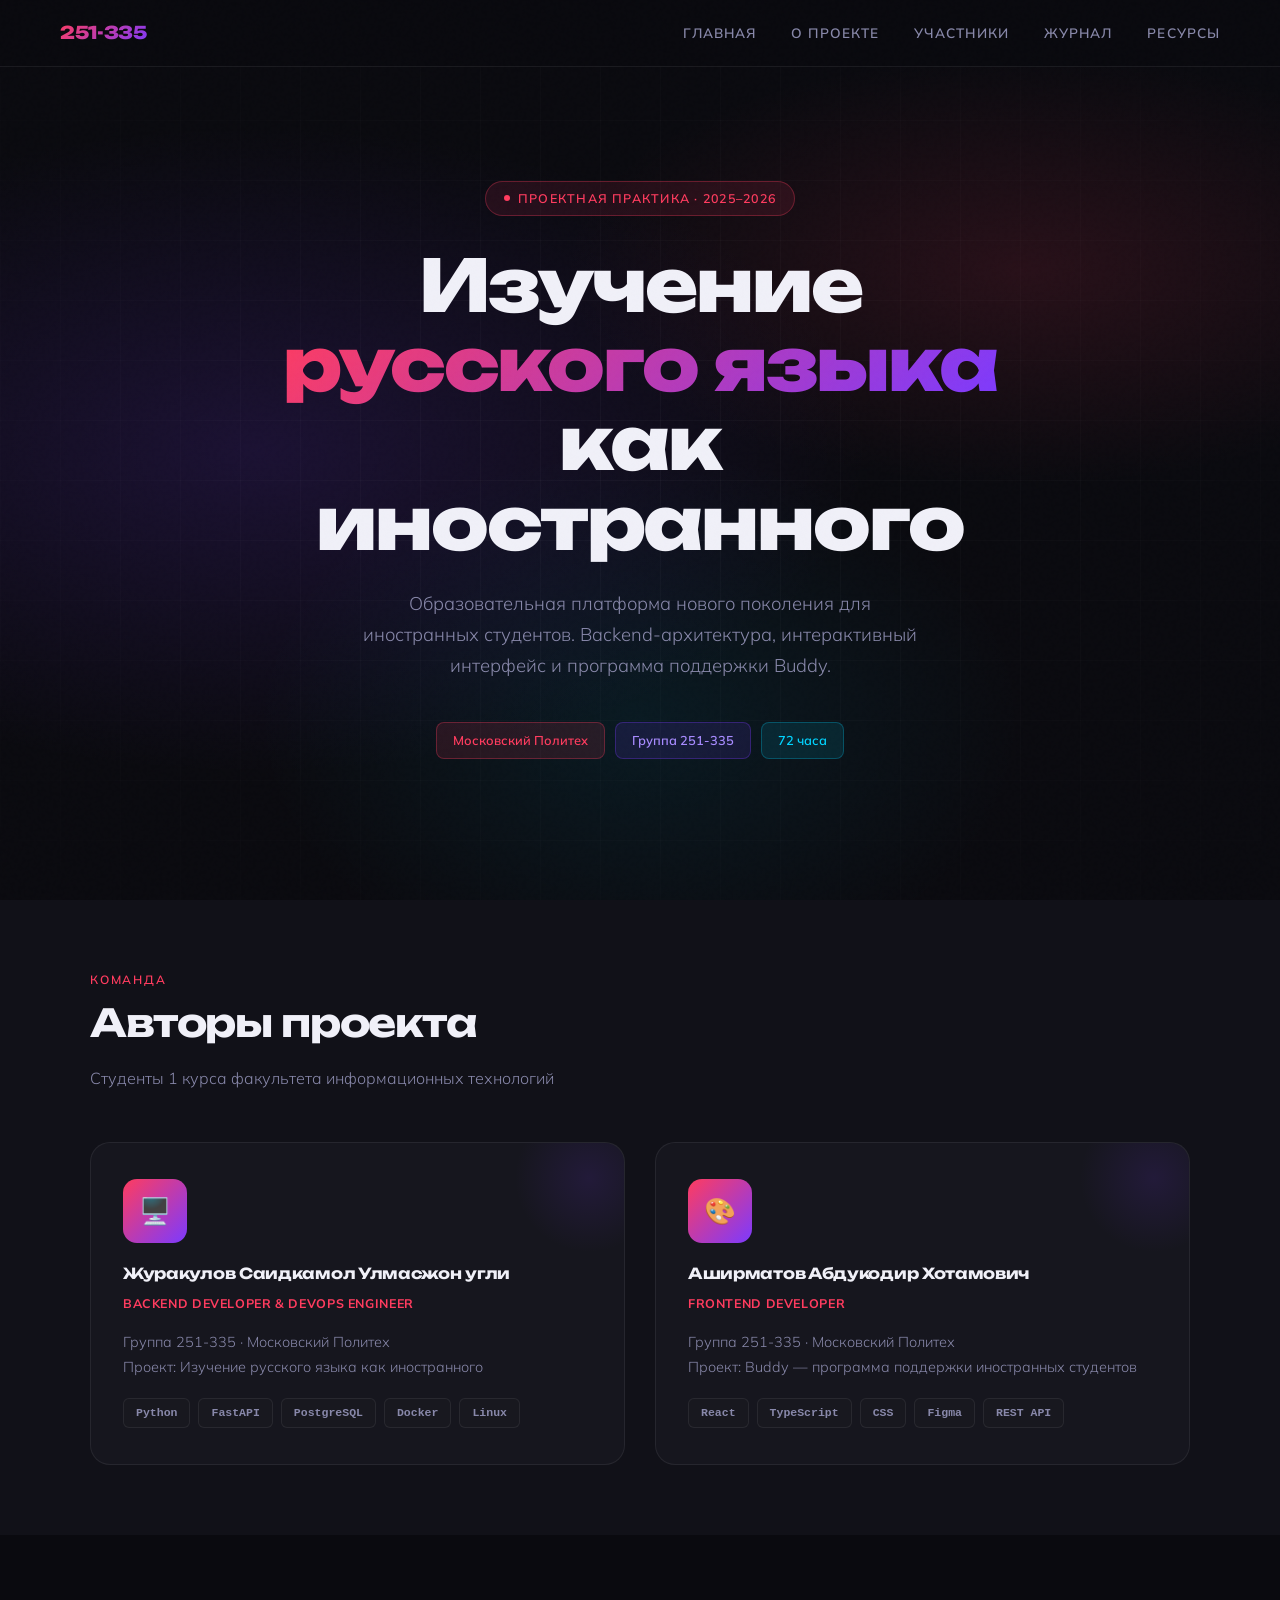
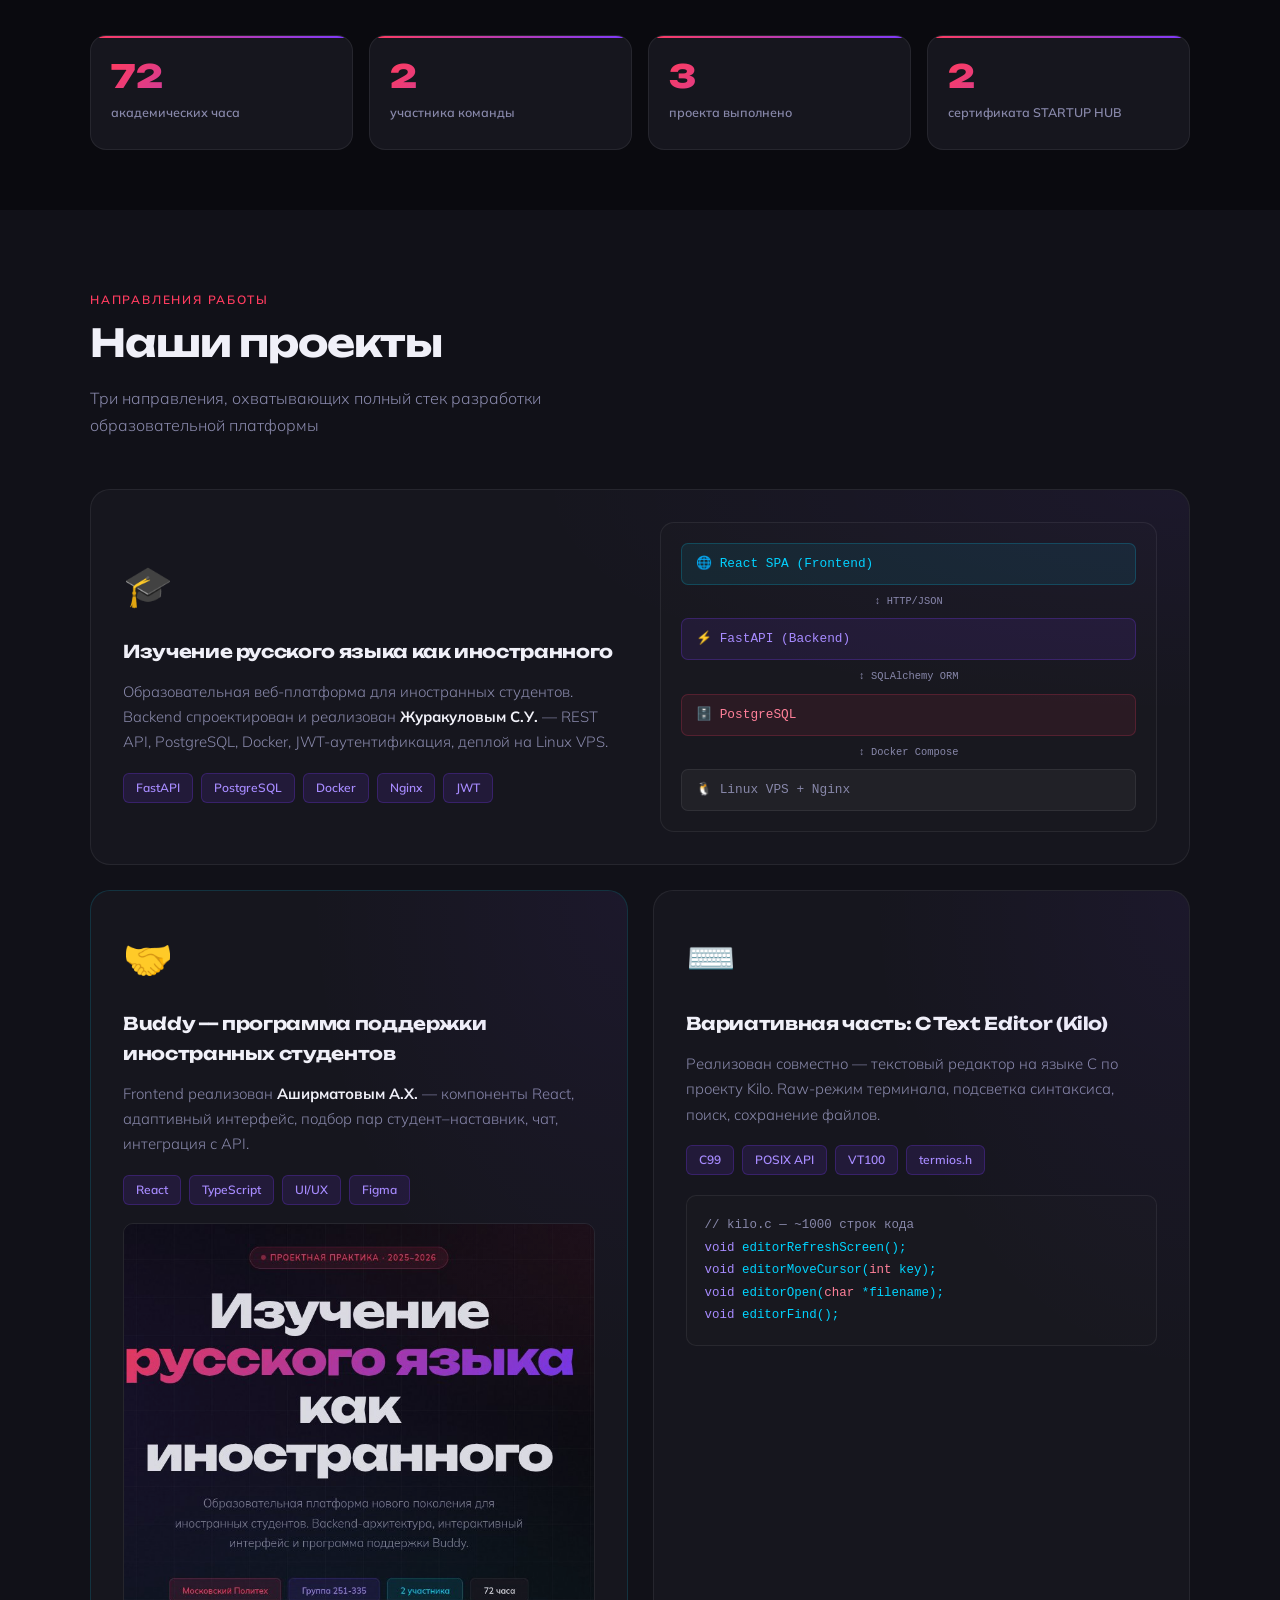
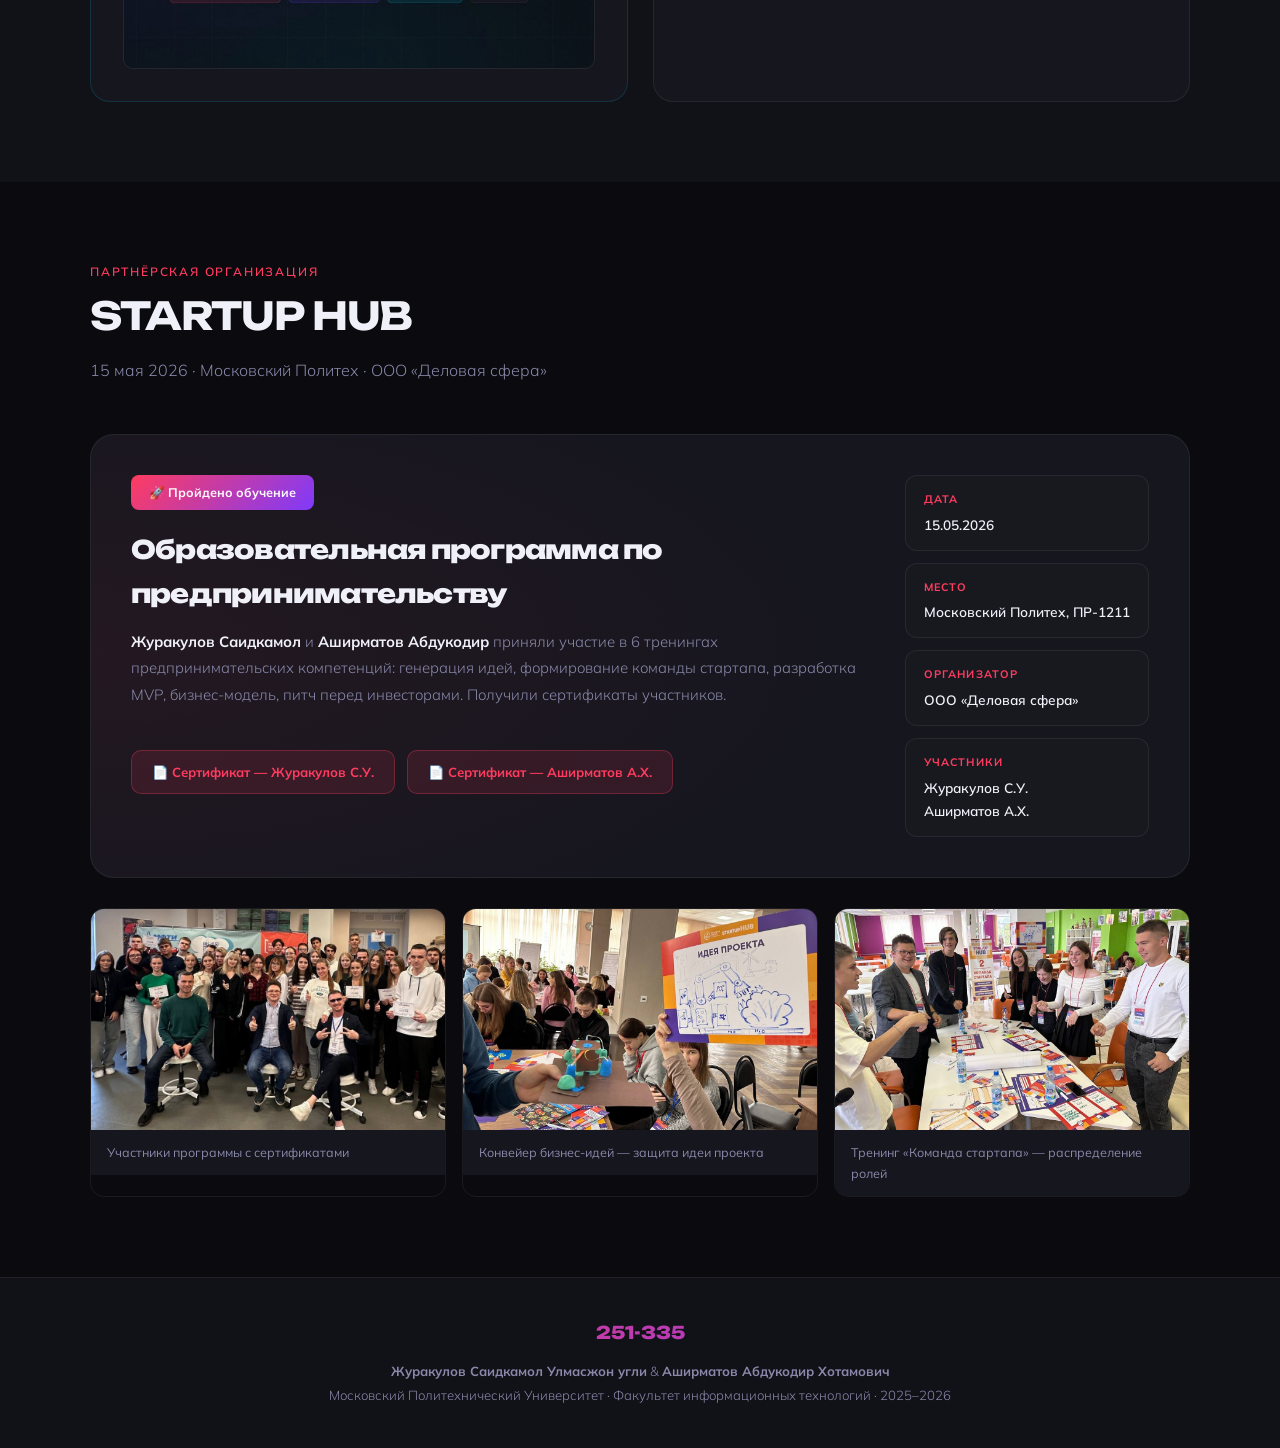
<file: index.html>
<!DOCTYPE html>
<html lang="ru">
<head>
  <meta charset="UTF-8" />
  <meta name="viewport" content="width=device-width, initial-scale=1.0" />
  <title>Проектная практика — Группа 251-335</title>
  <link rel="stylesheet" href="style.css" />
</head>
<body>

<nav>
  <a href="index.html" class="nav-logo">251-335</a>
  <ul class="nav-links">
    <li><a href="index.html">Главная</a></li>
    <li><a href="about.html">О проекте</a></li>
    <li><a href="members.html">Участники</a></li>
    <li><a href="journal.html">Журнал</a></li>
    <li><a href="resources.html">Ресурсы</a></li>
  </ul>
  <button class="hamburger" id="hamburger" aria-label="Меню">
    <span></span><span></span><span></span>
  </button>
</nav>

<div class="mobile-menu" id="mobileMenu">
  <a href="index.html" onclick="closeMenu()">Главная</a>
  <a href="about.html" onclick="closeMenu()">О проекте</a>
  <a href="members.html" onclick="closeMenu()">Участники</a>
  <a href="journal.html" onclick="closeMenu()">Журнал</a>
  <a href="resources.html" onclick="closeMenu()">Ресурсы</a>
</div>

<!-- HERO -->
<section class="hero">
  <div class="hero-bg"></div>
  <div class="hero-grid"></div>
  <div class="hero-content">
    <div class="hero-tag">Проектная практика · 2025–2026</div>
    <h1>Изучение <span class="grad">русского языка</span><br/>как иностранного</h1>
    <p>Образовательная платформа нового поколения для иностранных студентов. Backend-архитектура, интерактивный интерфейс и программа поддержки Buddy.</p>
    <div class="hero-badges">
      <span class="badge accent">Московский Политех</span>
      <span class="badge accent2">Группа 251-335</span>
      <span class="badge accent3">72 часа</span>
    </div>
  </div>
</section>

<!-- TEAM INTRO -->
<section style="background:var(--bg2); padding:70px 60px;">
  <div class="container">
    <div class="section-label">Команда</div>
    <h2 class="section-title">Авторы проекта</h2>
    <p class="section-desc">Студенты 1 курса факультета информационных технологий</p>
    <div class="members-grid">
      <div class="member-card">
        <div class="member-avatar">🖥️</div>
        <h3>Журакулов Саидкамол Улмасжон угли</h3>
        <div class="member-role">Backend Developer &amp; DevOps Engineer</div>
        <p>Группа 251-335 · Московский Политех<br/>Проект: Изучение русского языка как иностранного</p>
        <div class="member-skills">
          <span class="skill-tag">Python</span>
          <span class="skill-tag">FastAPI</span>
          <span class="skill-tag">PostgreSQL</span>
          <span class="skill-tag">Docker</span>
          <span class="skill-tag">Linux</span>
        </div>
      </div>
      <div class="member-card">
        <div class="member-avatar">🎨</div>
        <h3>Аширматов Абдукодир Хотамович</h3>
        <div class="member-role">Frontend Developer</div>
        <p>Группа 251-335 · Московский Политех<br/>Проект: Buddy — программа поддержки иностранных студентов</p>
        <div class="member-skills">
          <span class="skill-tag">React</span>
          <span class="skill-tag">TypeScript</span>
          <span class="skill-tag">CSS</span>
          <span class="skill-tag">Figma</span>
          <span class="skill-tag">REST API</span>
        </div>
      </div>
    </div>
  </div>
</section>

<!-- STATS -->
<section style="background:var(--bg); padding:60px;">
  <div class="container">
    <div class="about-stats" style="grid-template-columns:repeat(4,1fr);">
      <div class="stat-box"><span class="num">72</span><span class="label">академических часа</span></div>
      <div class="stat-box"><span class="num">2</span><span class="label">участника команды</span></div>
      <div class="stat-box"><span class="num">3</span><span class="label">проекта выполнено</span></div>
      <div class="stat-box"><span class="num">2</span><span class="label">сертификата STARTUP HUB</span></div>
    </div>
  </div>
</section>

<!-- PROJECTS -->
<section style="background:var(--bg2);">
  <div class="container">
    <div class="section-label">Направления работы</div>
    <h2 class="section-title">Наши проекты</h2>
    <p class="section-desc">Три направления, охватывающих полный стек разработки образовательной платформы</p>

    <div class="project-card featured" style="margin-bottom:25px;">
      <div>
        <div class="project-icon">🎓</div>
        <h3>Изучение русского языка как иностранного</h3>
        <p>Образовательная веб-платформа для иностранных студентов. Backend спроектирован и реализован <strong style="color:var(--text);">Журакуловым С.У.</strong> — REST API, PostgreSQL, Docker, JWT-аутентификация, деплой на Linux VPS.</p>
        <div class="project-tags">
          <span class="ptag">FastAPI</span><span class="ptag">PostgreSQL</span>
          <span class="ptag">Docker</span><span class="ptag">Nginx</span><span class="ptag">JWT</span>
        </div>
      </div>
      <div>
        <div style="background:var(--bg3);border:1px solid var(--border);border-radius:14px;padding:20px;font-family:'Courier New',monospace;font-size:0.8rem;display:flex;flex-direction:column;gap:8px;">
          <div style="background:rgba(0,212,255,0.08);border:1px solid rgba(0,212,255,0.2);border-radius:7px;padding:9px 14px;color:#00d4ff;">🌐 React SPA (Frontend)</div>
          <div style="text-align:center;color:var(--muted);font-size:0.65rem;">↕ HTTP/JSON</div>
          <div style="background:rgba(124,58,255,0.1);border:1px solid rgba(124,58,255,0.25);border-radius:7px;padding:9px 14px;color:#a78bff;">⚡ FastAPI (Backend)</div>
          <div style="text-align:center;color:var(--muted);font-size:0.65rem;">↕ SQLAlchemy ORM</div>
          <div style="background:rgba(255,60,95,0.08);border:1px solid rgba(255,60,95,0.2);border-radius:7px;padding:9px 14px;color:#ff8099;">🗄️ PostgreSQL</div>
          <div style="text-align:center;color:var(--muted);font-size:0.65rem;">↕ Docker Compose</div>
          <div style="background:rgba(255,255,255,0.04);border:1px solid var(--border);border-radius:7px;padding:9px 14px;color:var(--muted);">🐧 Linux VPS + Nginx</div>
        </div>
      </div>
    </div>

    <div class="projects-grid">
      <div class="project-card" style="border-color:rgba(0,212,255,0.15);">
        <div class="project-icon">🤝</div>
        <h3>Buddy — программа поддержки иностранных студентов</h3>
        <p>Frontend реализован <strong style="color:var(--text);">Аширматовым А.Х.</strong> — компоненты React, адаптивный интерфейс, подбор пар студент–наставник, чат, интеграция с API.</p>
        <div class="project-tags" style="margin-top:14px;">
          <span class="ptag">React</span><span class="ptag">TypeScript</span>
          <span class="ptag">UI/UX</span><span class="ptag">Figma</span>
        </div>
        <div style="margin-top:18px;border-radius:10px;overflow:hidden;border:1px solid var(--border);">
          <img src="img/buddy_screenshot.png" alt="Buddy platform screenshot" style="width:100%;display:block;opacity:0.9;" />
        </div>
      </div>

      <div class="project-card">
        <div class="project-icon">⌨️</div>
        <h3>Вариативная часть: C Text Editor (Kilo)</h3>
        <p>Реализован совместно — текстовый редактор на языке C по проекту Kilo. Raw-режим терминала, подсветка синтаксиса, поиск, сохранение файлов.</p>
        <div class="project-tags" style="margin-top:14px;">
          <span class="ptag">C99</span><span class="ptag">POSIX API</span>
          <span class="ptag">VT100</span><span class="ptag">termios.h</span>
        </div>
        <div style="margin-top:20px;background:var(--bg3);border:1px solid var(--border);border-radius:10px;padding:18px;font-family:'Courier New',monospace;font-size:0.78rem;color:#00d4ff;line-height:1.8;">
          <span style="color:var(--muted);">// kilo.c — ~1000 строк кода</span><br/>
          <span style="color:#a78bff;">void</span> editorRefreshScreen();<br/>
          <span style="color:#a78bff;">void</span> editorMoveCursor(<span style="color:#ff8099;">int</span> key);<br/>
          <span style="color:#a78bff;">void</span> editorOpen(<span style="color:#ff8099;">char</span> *filename);<br/>
          <span style="color:#a78bff;">void</span> editorFind();<br/>
        </div>
      </div>
    </div>
  </div>
</section>

<!-- STARTUP HUB -->
<section style="background:var(--bg);">
  <div class="container">
    <div class="section-label">Партнёрская организация</div>
    <h2 class="section-title">STARTUP HUB</h2>
    <p class="section-desc">15 мая 2026 · Московский Политех · ООО «Деловая сфера»</p>

    <div class="event-card">
      <div>
        <div class="event-badge">🚀 Пройдено обучение</div>
        <h3>Образовательная программа по предпринимательству</h3>
        <p>
          <strong style="color:var(--text);">Журакулов Саидкамол</strong> и
          <strong style="color:var(--text);">Аширматов Абдукодир</strong> приняли участие
          в 6 тренингах предпринимательских компетенций: генерация идей, формирование команды стартапа,
          разработка MVP, бизнес-модель, питч перед инвесторами. Получили сертификаты участников.
        </p>
        <div style="display:flex;gap:12px;flex-wrap:wrap;margin-top:22px;">
          <a href="img/cert1.pdf" target="_blank" class="cert-link">📄 Сертификат — Журакулов С.У.</a>
          <a href="img/cert2.pdf" target="_blank" class="cert-link">📄 Сертификат — Аширматов А.Х.</a>
        </div>
      </div>
      <div class="event-meta">
        <div class="meta-item"><div class="mi-label">Дата</div><div class="mi-val">15.05.2026</div></div>
        <div class="meta-item"><div class="mi-label">Место</div><div class="mi-val">Московский Политех, ПР-1211</div></div>
        <div class="meta-item"><div class="mi-label">Организатор</div><div class="mi-val">ООО «Деловая сфера»</div></div>
        <div class="meta-item"><div class="mi-label">Участники</div><div class="mi-val">Журакулов С.У.<br/>Аширматов А.Х.</div></div>
      </div>
    </div>

    <div style="display:grid; overflow:hidden;grid-template-columns: repeat(auto-fit, minmax(200px, 1fr));gap:16px;margin-top:30px;">
      <div style="border-radius:14px;overflow:hidden;border:1px solid var(--border);">
        <img src="img/startup1.png" alt="Участники STARTUP HUB с сертификатами" style="width:100%;display:block;aspect-ratio:16/10;object-fit:cover;" />
        <div style="padding:12px 16px;background:var(--card);font-size:0.78rem;color:var(--muted);">Участники программы с сертификатами</div>
      </div>
      <div style="border-radius:14px;overflow:hidden;border:1px solid var(--border);">
        <img src="img/startup2.png" alt="Конвейер бизнес-идей" style="width:100%;display:block;aspect-ratio:16/10;object-fit:cover;" />
        <div style="padding:12px 16px;background:var(--card);font-size:0.78rem;color:var(--muted);">Конвейер бизнес-идей — защита идеи проекта</div>
      </div>
      <div style="border-radius:14px;overflow:hidden;border:1px solid var(--border);">
        <img src="img/startup3.png" alt="Команда стартапа" style="width:100%;display:block;aspect-ratio:16/10;object-fit:cover;" />
        <div style="padding:12px 16px;background:var(--card);font-size:0.78rem;color:var(--muted);">Тренинг «Команда стартапа» — распределение ролей</div>
      </div>
    </div>
  </div>
</section>

<footer>
  <div class="footer-logo">251-335</div>
  <p>
    <strong>Журакулов Саидкамол Улмасжон угли</strong> &amp;
    <strong>Аширматов Абдукодир Хотамович</strong><br/>
    Московский Политехнический Университет · Факультет информационных технологий · 2025–2026
  </p>
</footer>


<script>
const hamburger = document.getElementById("hamburger");
const mobileMenu = document.getElementById("mobileMenu");
hamburger.addEventListener("click", () => {
  hamburger.classList.toggle("open");
  mobileMenu.classList.toggle("open");
  document.body.style.overflow = mobileMenu.classList.contains("open") ? "hidden" : "";
});
function closeMenu() {
  hamburger.classList.remove("open");
  mobileMenu.classList.remove("open");
  document.body.style.overflow = "";
}
</script>
</body>
</html>
</file>
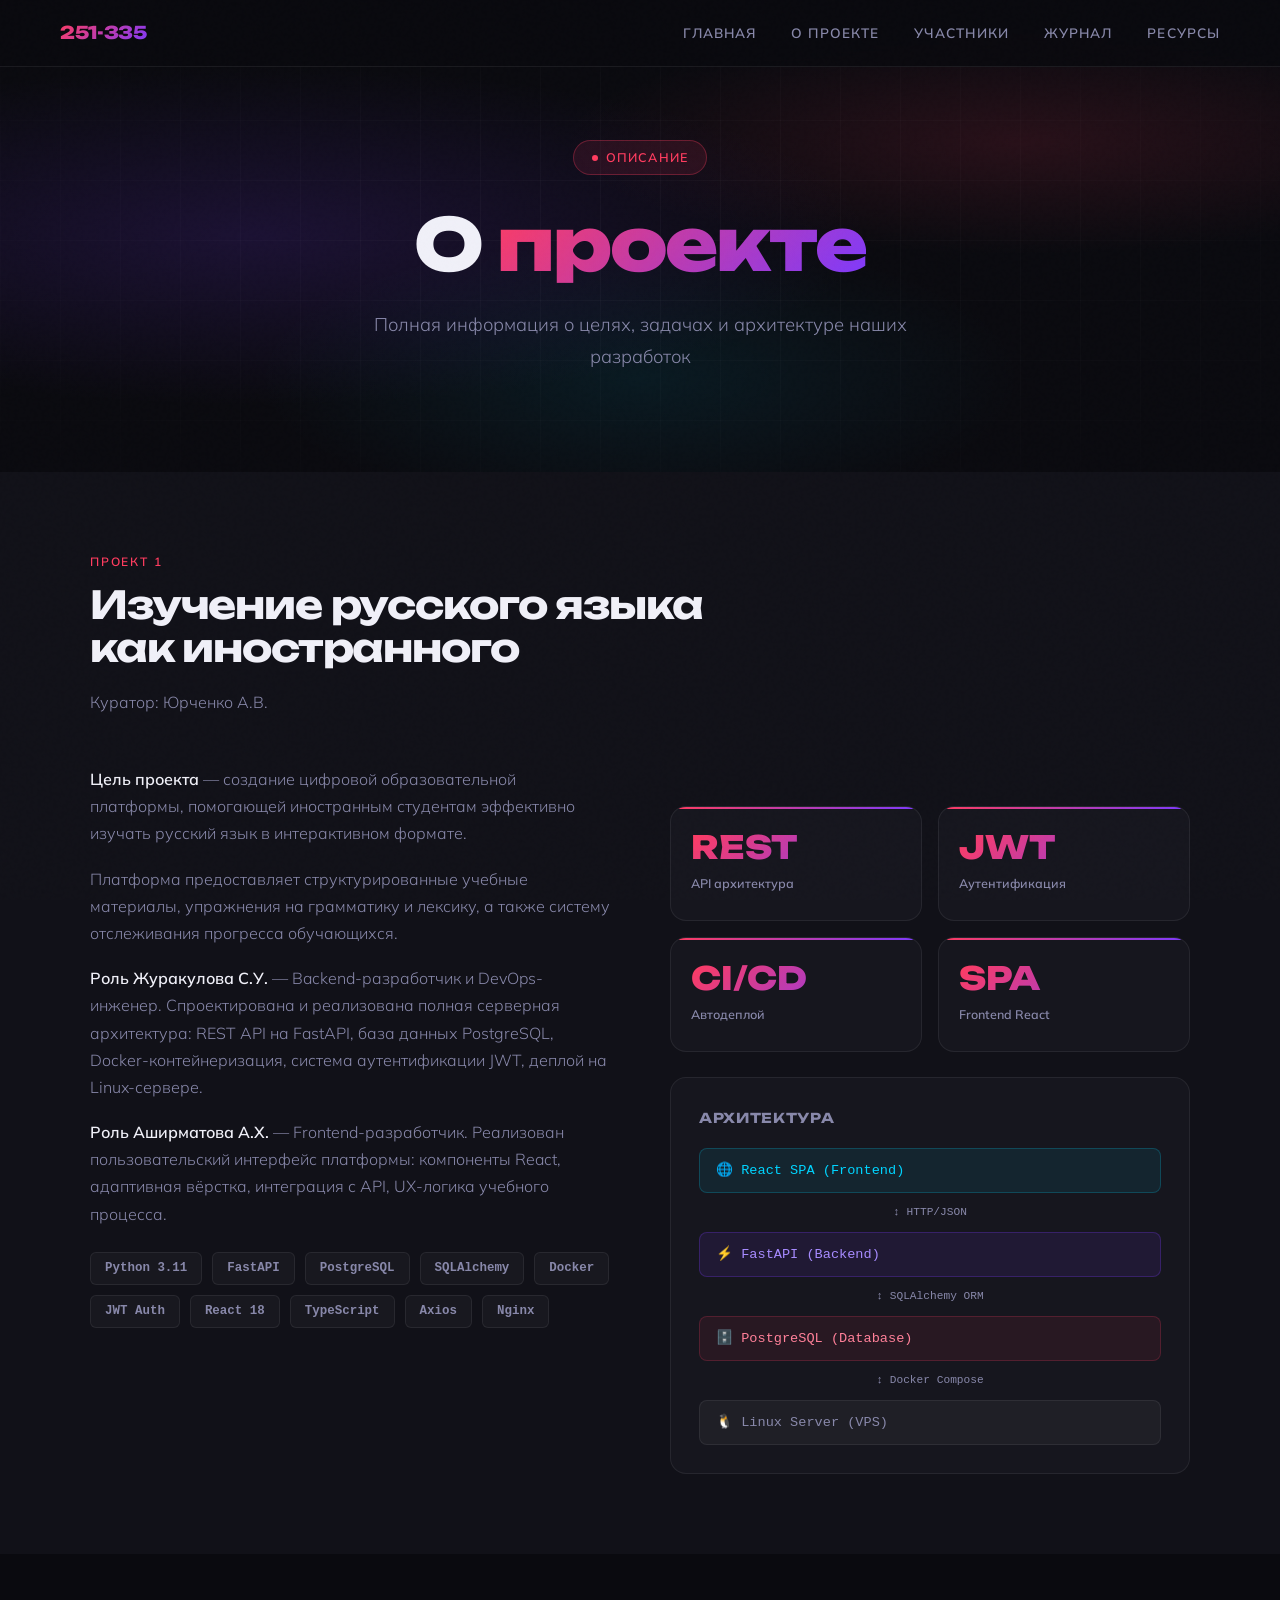
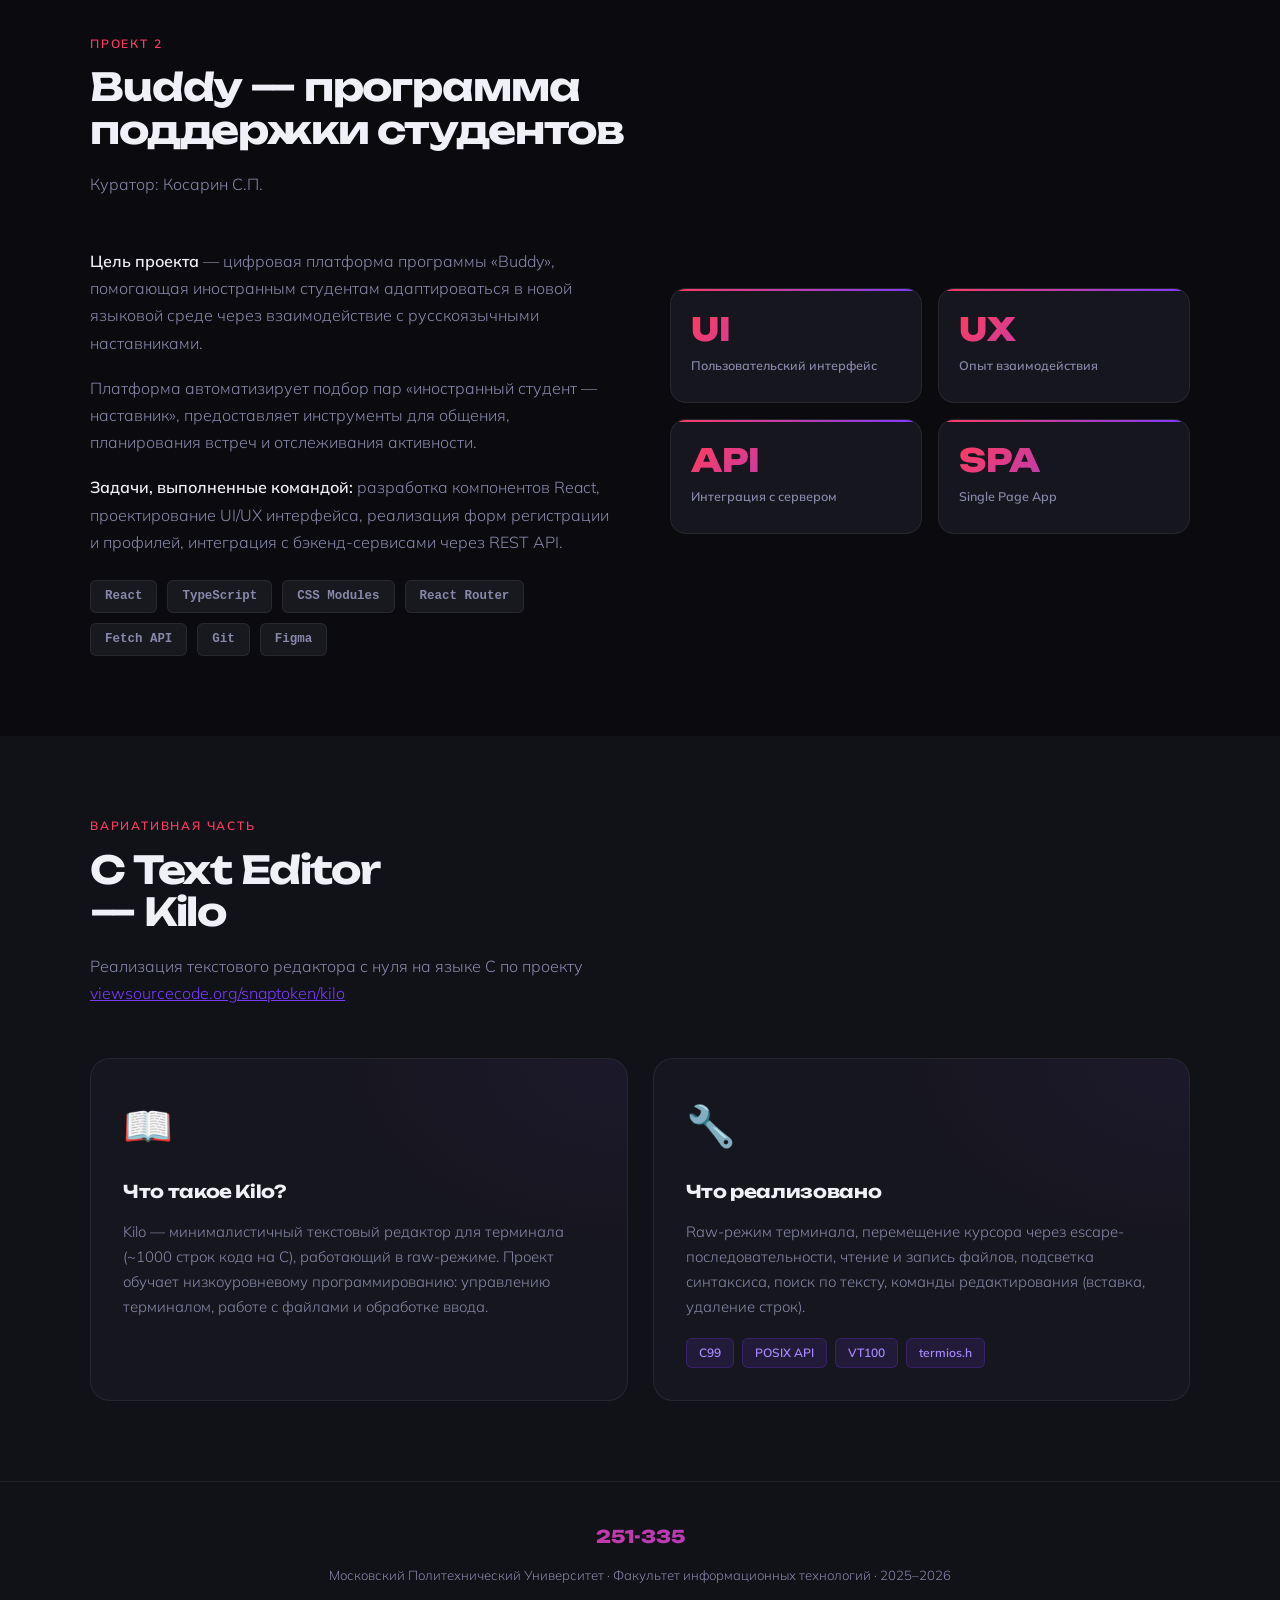
<file: about.html>
<!DOCTYPE html>
<html lang="ru">
<head>
  <meta charset="UTF-8" />
  <meta name="viewport" content="width=device-width, initial-scale=1.0" />
  <title>О проекте — Группа 251-335</title>
  <link rel="stylesheet" href="style.css" />
</head>
<body>

<nav>
  <a href="index.html" class="nav-logo">251-335</a>
  <ul class="nav-links">
    <li><a href="index.html">Главная</a></li>
    <li><a href="about.html">О проекте</a></li>
    <li><a href="members.html">Участники</a></li>
    <li><a href="journal.html">Журнал</a></li>
    <li><a href="resources.html">Ресурсы</a></li>
  </ul>
  <button class="hamburger" id="hamburger" aria-label="Меню">
    <span></span><span></span><span></span>
  </button>
</nav>

<div class="mobile-menu" id="mobileMenu">
  <a href="index.html" onclick="closeMenu()">Главная</a>
  <a href="about.html" onclick="closeMenu()">О проекте</a>
  <a href="members.html" onclick="closeMenu()">Участники</a>
  <a href="journal.html" onclick="closeMenu()">Журнал</a>
  <a href="resources.html" onclick="closeMenu()">Ресурсы</a>
</div>

<!-- PAGE HERO -->
<section class="hero" style="min-height: 50vh; padding-top: 140px; padding-bottom: 60px;">
  <div class="hero-bg"></div>
  <div class="hero-grid"></div>
  <div class="hero-content">
    <div class="hero-tag">Описание</div>
    <h1>О <span class="grad">проекте</span></h1>
    <p>Полная информация о целях, задачах и архитектуре наших разработок</p>
  </div>
</section>

<!-- PROJECT 1 -->
<section style="background: var(--bg2);">
  <div class="container">
    <div class="section-label">Проект 1</div>
    <h2 class="section-title">Изучение русского языка<br/>как иностранного</h2>
    <p class="section-desc">Куратор: Юрченко А.В.</p>

    <div class="about-grid">
      <div class="about-text">
        <p>
          <strong>Цель проекта</strong> — создание цифровой образовательной платформы,
          помогающей иностранным студентам эффективно изучать русский язык в интерактивном формате.
        </p>
        <p>
          Платформа предоставляет структурированные учебные материалы,
          упражнения на грамматику и лексику, а также систему отслеживания прогресса обучающихся.
        </p>
        <p>
          <strong>Роль Журакулова С.У.</strong> — Backend-разработчик и DevOps-инженер.
          Спроектирована и реализована полная серверная архитектура:
          REST API на FastAPI, база данных PostgreSQL, Docker-контейнеризация,
          система аутентификации JWT, деплой на Linux-сервере.
        </p>
        <p>
          <strong>Роль Аширматова А.Х.</strong> — Frontend-разработчик.
          Реализован пользовательский интерфейс платформы: компоненты React,
          адаптивная вёрстка, интеграция с API, UX-логика учебного процесса.
        </p>
        <div class="tech-list" style="margin-top: 24px;">
          <span class="tech-tag">Python 3.11</span>
          <span class="tech-tag">FastAPI</span>
          <span class="tech-tag">PostgreSQL</span>
          <span class="tech-tag">SQLAlchemy</span>
          <span class="tech-tag">Docker</span>
          <span class="tech-tag">JWT Auth</span>
          <span class="tech-tag">React 18</span>
          <span class="tech-tag">TypeScript</span>
          <span class="tech-tag">Axios</span>
          <span class="tech-tag">Nginx</span>
        </div>
      </div>

      <div>
        <div class="about-stats">
          <div class="stat-box">
            <span class="num">REST</span>
            <span class="label">API архитектура</span>
          </div>
          <div class="stat-box">
            <span class="num">JWT</span>
            <span class="label">Аутентификация</span>
          </div>
          <div class="stat-box">
            <span class="num">CI/CD</span>
            <span class="label">Автодеплой</span>
          </div>
          <div class="stat-box">
            <span class="num">SPA</span>
            <span class="label">Frontend React</span>
          </div>
        </div>

        <!-- Architecture diagram -->
        <div style="margin-top: 25px; background: var(--card); border: 1px solid var(--border); border-radius: 16px; padding: 28px;">
          <div style="font-family: 'Unbounded', sans-serif; font-size: 0.85rem; font-weight: 700; margin-bottom: 18px; color: var(--muted); letter-spacing: 0.05em;">АРХИТЕКТУРА</div>
          <div style="display: flex; flex-direction: column; gap: 10px; font-size: 0.85rem; font-family: 'Courier New', monospace;">
            <div style="background: rgba(0,212,255,0.08); border: 1px solid rgba(0,212,255,0.2); border-radius: 8px; padding: 10px 16px; color: #00d4ff;">
              🌐 React SPA (Frontend)
            </div>
            <div style="text-align: center; color: var(--muted); font-size: 0.7rem;">↕ HTTP/JSON</div>
            <div style="background: rgba(124,58,255,0.1); border: 1px solid rgba(124,58,255,0.25); border-radius: 8px; padding: 10px 16px; color: #a78bff;">
              ⚡ FastAPI (Backend)
            </div>
            <div style="text-align: center; color: var(--muted); font-size: 0.7rem;">↕ SQLAlchemy ORM</div>
            <div style="background: rgba(255,60,95,0.08); border: 1px solid rgba(255,60,95,0.2); border-radius: 8px; padding: 10px 16px; color: #ff8099;">
              🗄️ PostgreSQL (Database)
            </div>
            <div style="text-align: center; color: var(--muted); font-size: 0.7rem;">↕ Docker Compose</div>
            <div style="background: rgba(255,255,255,0.04); border: 1px solid var(--border); border-radius: 8px; padding: 10px 16px; color: var(--muted);">
              🐧 Linux Server (VPS)
            </div>
          </div>
        </div>
      </div>
    </div>
  </div>
</section>

<!-- PROJECT 2 -->
<section>
  <div class="container">
    <div class="section-label">Проект 2</div>
    <h2 class="section-title">Buddy — программа<br/>поддержки студентов</h2>
    <p class="section-desc">Куратор: Косарин С.П.</p>

    <div class="about-grid">
      <div class="about-text">
        <p>
          <strong>Цель проекта</strong> — цифровая платформа программы «Buddy»,
          помогающая иностранным студентам адаптироваться в новой языковой среде
          через взаимодействие с русскоязычными наставниками.
        </p>
        <p>
          Платформа автоматизирует подбор пар «иностранный студент — наставник»,
          предоставляет инструменты для общения, планирования встреч и отслеживания активности.
        </p>
        <p>
          <strong>Задачи, выполненные командой:</strong> разработка компонентов React,
          проектирование UI/UX интерфейса, реализация форм регистрации и профилей,
          интеграция с бэкенд-сервисами через REST API.
        </p>
        <div class="tech-list" style="margin-top: 24px;">
          <span class="tech-tag">React</span>
          <span class="tech-tag">TypeScript</span>
          <span class="tech-tag">CSS Modules</span>
          <span class="tech-tag">React Router</span>
          <span class="tech-tag">Fetch API</span>
          <span class="tech-tag">Git</span>
          <span class="tech-tag">Figma</span>
        </div>
      </div>
      <div>
        <div class="about-stats">
          <div class="stat-box">
            <span class="num">UI</span>
            <span class="label">Пользовательский интерфейс</span>
          </div>
          <div class="stat-box">
            <span class="num">UX</span>
            <span class="label">Опыт взаимодействия</span>
          </div>
          <div class="stat-box">
            <span class="num">API</span>
            <span class="label">Интеграция с сервером</span>
          </div>
          <div class="stat-box">
            <span class="num">SPA</span>
            <span class="label">Single Page App</span>
          </div>
        </div>
      </div>
    </div>
  </div>
</section>

<!-- VARIANT PART -->
<section style="background: var(--bg2);">
  <div class="container">
    <div class="section-label">Вариативная часть</div>
    <h2 class="section-title">C Text Editor<br/>— Kilo</h2>
    <p class="section-desc">
      Реализация текстового редактора с нуля на языке C по проекту
      <a href="https://viewsourcecode.org/snaptoken/kilo/" style="color: var(--accent2);" target="_blank">viewsourcecode.org/snaptoken/kilo</a>
    </p>
    <div class="projects-grid">
      <div class="project-card">
        <div class="project-icon">📖</div>
        <h3>Что такое Kilo?</h3>
        <p>
          Kilo — минималистичный текстовый редактор для терминала (~1000 строк кода на C),
          работающий в raw-режиме. Проект обучает низкоуровневому программированию:
          управлению терминалом, работе с файлами и обработке ввода.
        </p>
      </div>
      <div class="project-card">
        <div class="project-icon">🔧</div>
        <h3>Что реализовано</h3>
        <p>
          Raw-режим терминала, перемещение курсора через escape-последовательности,
          чтение и запись файлов, подсветка синтаксиса,
          поиск по тексту, команды редактирования (вставка, удаление строк).
        </p>
        <div class="project-tags" style="margin-top: 16px;">
          <span class="ptag">C99</span>
          <span class="ptag">POSIX API</span>
          <span class="ptag">VT100</span>
          <span class="ptag">termios.h</span>
        </div>
      </div>
    </div>
  </div>
</section>

<footer>
  <div class="footer-logo">251-335</div>
  <p>Московский Политехнический Университет · Факультет информационных технологий · 2025–2026</p>
</footer>


<script>
const hamburger = document.getElementById("hamburger");
const mobileMenu = document.getElementById("mobileMenu");
hamburger.addEventListener("click", () => {
  hamburger.classList.toggle("open");
  mobileMenu.classList.toggle("open");
  document.body.style.overflow = mobileMenu.classList.contains("open") ? "hidden" : "";
});
function closeMenu() {
  hamburger.classList.remove("open");
  mobileMenu.classList.remove("open");
  document.body.style.overflow = "";
}
</script>
</body>
</html>
</file>
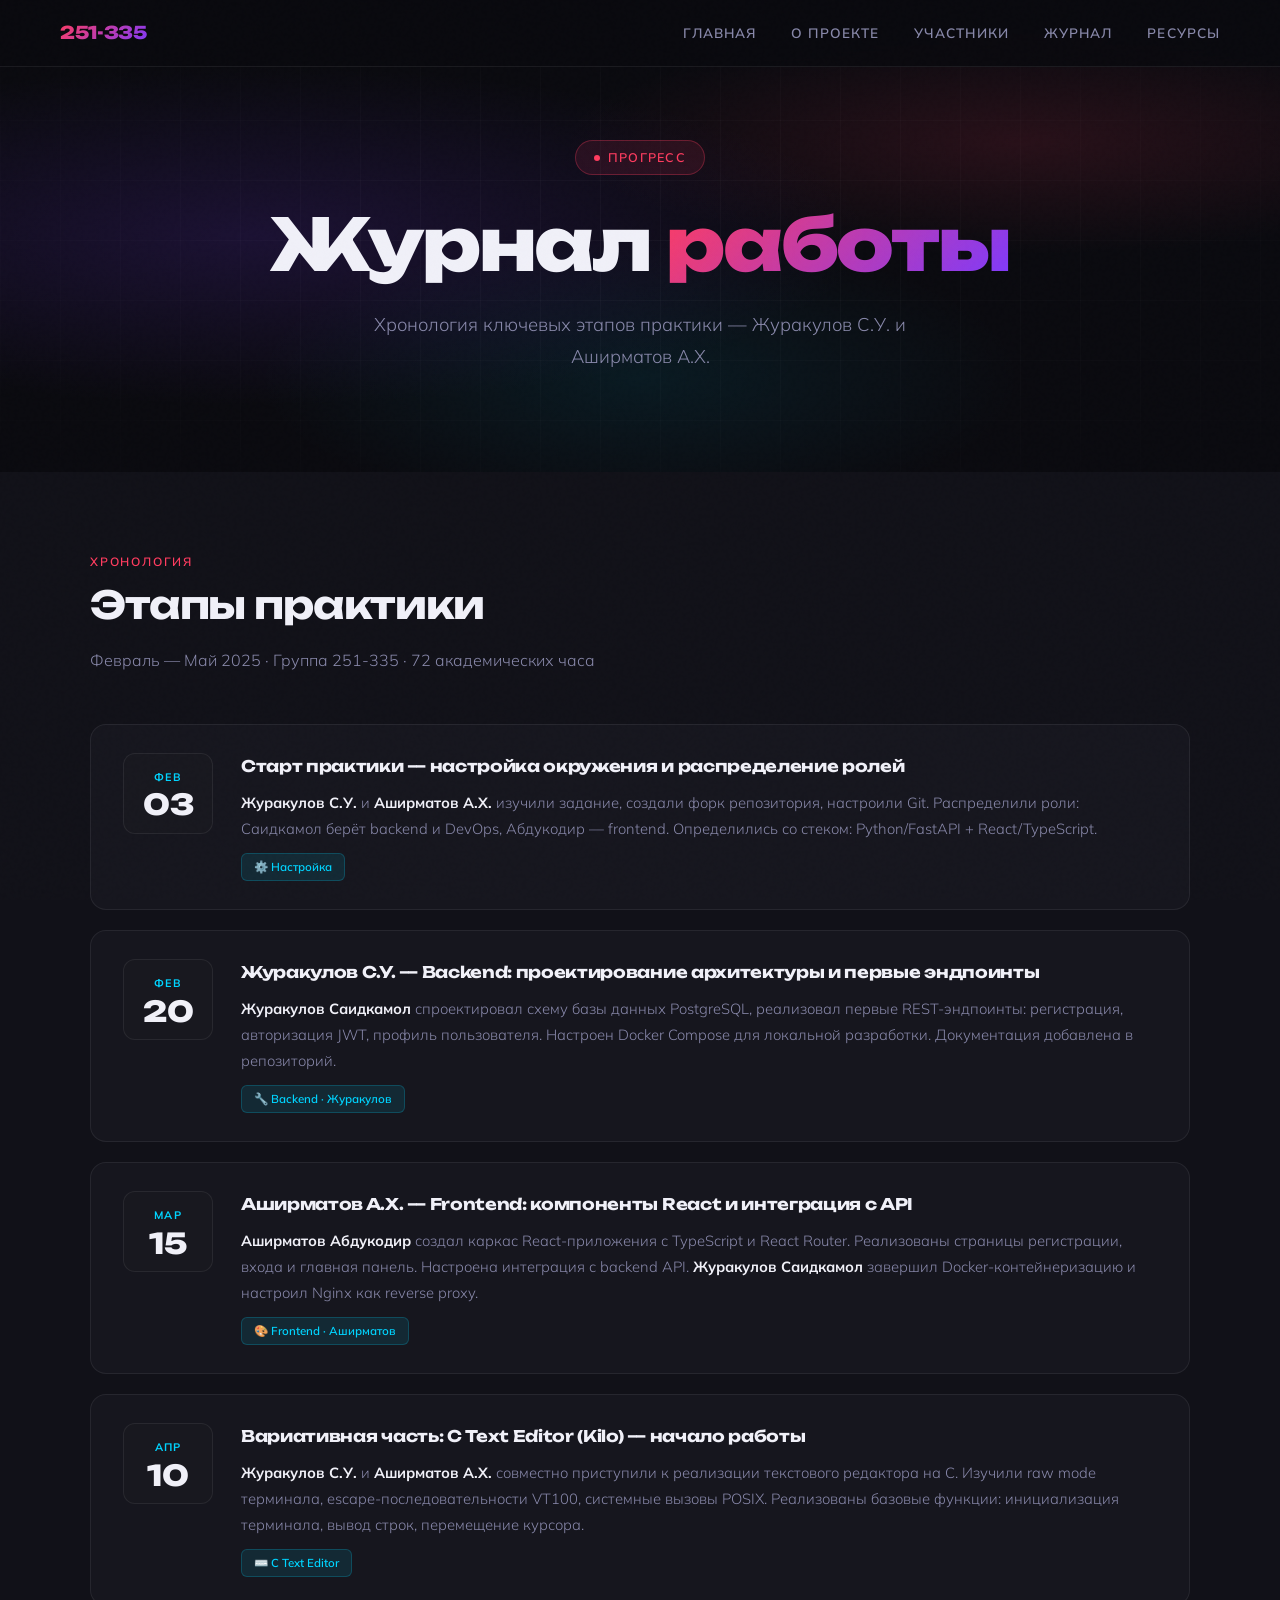
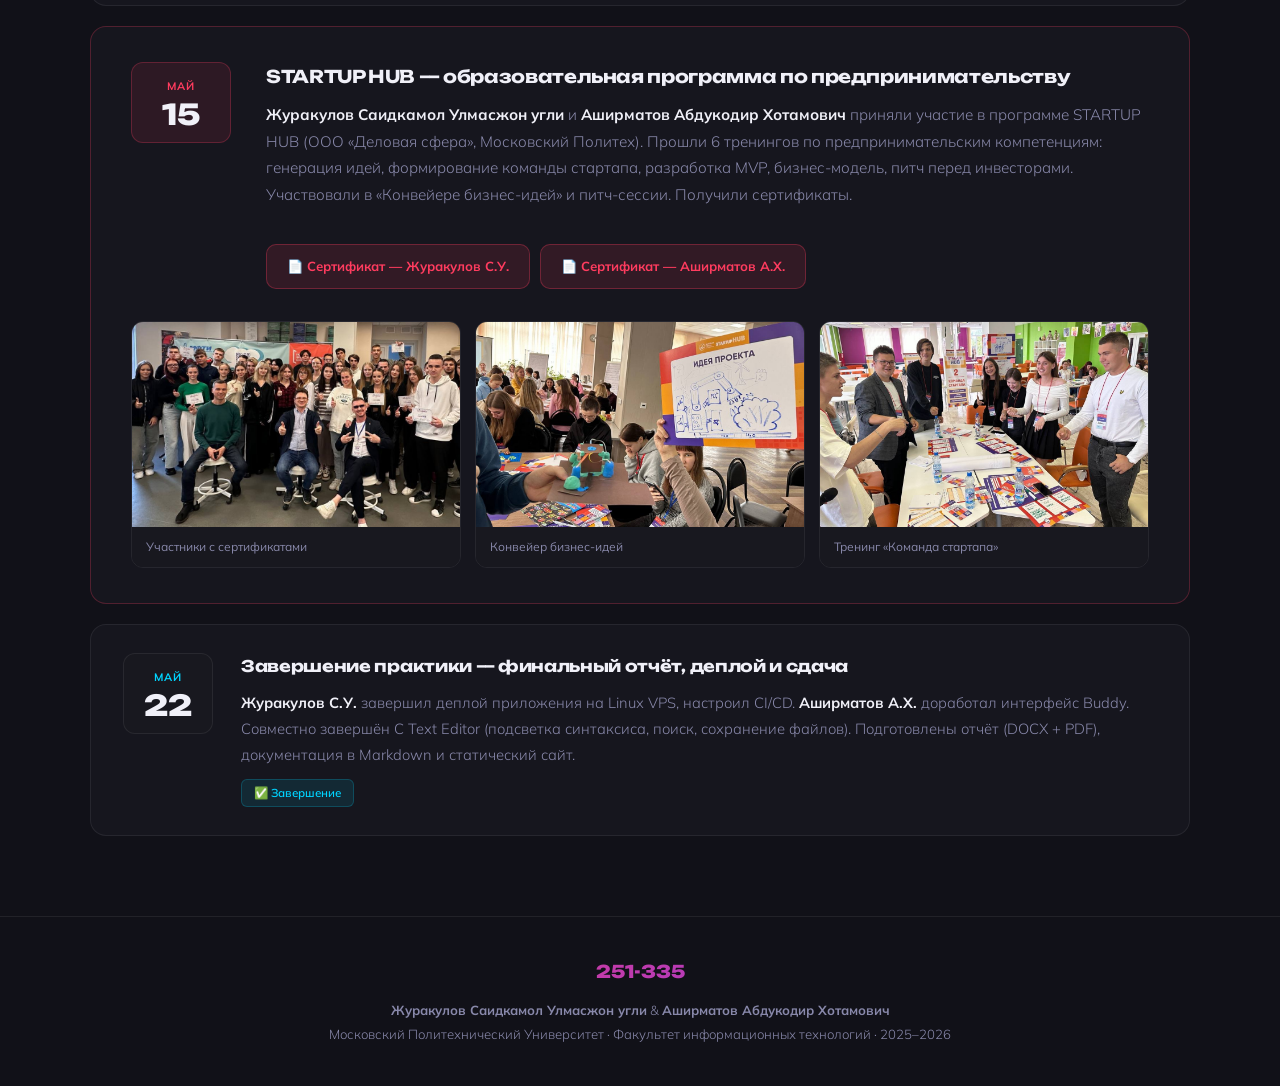
<file: journal.html>
<!DOCTYPE html>
<html lang="ru">
<head>
  <meta charset="UTF-8" />
  <meta name="viewport" content="width=device-width, initial-scale=1.0" />
  <title>Журнал — Группа 251-335</title>
  <link rel="stylesheet" href="style.css" />
</head>
<body>

<nav>
  <a href="index.html" class="nav-logo">251-335</a>
  <ul class="nav-links">
    <li><a href="index.html">Главная</a></li>
    <li><a href="about.html">О проекте</a></li>
    <li><a href="members.html">Участники</a></li>
    <li><a href="journal.html">Журнал</a></li>
    <li><a href="resources.html">Ресурсы</a></li>
  </ul>
  <button class="hamburger" id="hamburger" aria-label="Меню">
    <span></span><span></span><span></span>
  </button>
</nav>

<div class="mobile-menu" id="mobileMenu">
  <a href="index.html" onclick="closeMenu()">Главная</a>
  <a href="about.html" onclick="closeMenu()">О проекте</a>
  <a href="members.html" onclick="closeMenu()">Участники</a>
  <a href="journal.html" onclick="closeMenu()">Журнал</a>
  <a href="resources.html" onclick="closeMenu()">Ресурсы</a>
</div>

<section class="hero" style="min-height:50vh;padding-top:140px;padding-bottom:60px;">
  <div class="hero-bg"></div>
  <div class="hero-grid"></div>
  <div class="hero-content">
    <div class="hero-tag">Прогресс</div>
    <h1>Журнал <span class="grad">работы</span></h1>
    <p>Хронология ключевых этапов практики — Журакулов С.У. и Аширматов А.Х.</p>
  </div>
</section>

<section style="background:var(--bg2);">
  <div class="container">
    <div class="section-label">Хронология</div>
    <h2 class="section-title">Этапы практики</h2>
    <p class="section-desc">Февраль — Май 2025 · Группа 251-335 · 72 академических часа</p>

    <div class="journal-list">

      <div class="journal-card">
        <div class="journal-date"><div class="month">Фев</div><div class="day">03</div></div>
        <div class="journal-content">
          <h3>Старт практики — настройка окружения и распределение ролей</h3>
          <p>
            <strong style="color:var(--text);">Журакулов С.У.</strong> и
            <strong style="color:var(--text);">Аширматов А.Х.</strong> изучили задание,
            создали форк репозитория, настроили Git. Распределили роли:
            Саидкамол берёт backend и DevOps, Абдукодир — frontend.
            Определились со стеком: Python/FastAPI + React/TypeScript.
          </p>
          <span class="journal-tag">⚙️ Настройка</span>
        </div>
      </div>

      <div class="journal-card">
        <div class="journal-date"><div class="month">Фев</div><div class="day">20</div></div>
        <div class="journal-content">
          <h3>Журакулов С.У. — Backend: проектирование архитектуры и первые эндпоинты</h3>
          <p>
            <strong style="color:var(--text);">Журакулов Саидкамол</strong> спроектировал схему базы данных PostgreSQL,
            реализовал первые REST-эндпоинты: регистрация, авторизация JWT, профиль пользователя.
            Настроен Docker Compose для локальной разработки. Документация добавлена в репозиторий.
          </p>
          <span class="journal-tag">🔧 Backend · Журакулов</span>
        </div>
      </div>

      <div class="journal-card">
        <div class="journal-date"><div class="month">Мар</div><div class="day">15</div></div>
        <div class="journal-content">
          <h3>Аширматов А.Х. — Frontend: компоненты React и интеграция с API</h3>
          <p>
            <strong style="color:var(--text);">Аширматов Абдукодир</strong> создал каркас React-приложения
            с TypeScript и React Router. Реализованы страницы регистрации, входа и главная панель.
            Настроена интеграция с backend API. <strong style="color:var(--text);">Журакулов Саидкамол</strong>
            завершил Docker-контейнеризацию и настроил Nginx как reverse proxy.
          </p>
          <span class="journal-tag">🎨 Frontend · Аширматов</span>
        </div>
      </div>

      <div class="journal-card">
        <div class="journal-date"><div class="month">Апр</div><div class="day">10</div></div>
        <div class="journal-content">
          <h3>Вариативная часть: C Text Editor (Kilo) — начало работы</h3>
          <p>
            <strong style="color:var(--text);">Журакулов С.У.</strong> и
            <strong style="color:var(--text);">Аширматов А.Х.</strong> совместно приступили
            к реализации текстового редактора на C. Изучили raw mode терминала,
            escape-последовательности VT100, системные вызовы POSIX.
            Реализованы базовые функции: инициализация терминала, вывод строк, перемещение курсора.
          </p>
          <span class="journal-tag">⌨️ C Text Editor</span>
        </div>
      </div>

      <!-- STARTUP HUB with photos -->
      <div style="background:var(--card);border:1px solid rgba(255,60,95,0.25);border-radius:16px;padding:clamp(18px,4vw,35px) clamp(16px,4vw,40px);margin-bottom:0;">
        <div style="display:grid; overflow:hidden;grid-template-columns:100px 1fr;gap:35px;align-items:start;">
          <div class="journal-date" style="background:rgba(255,60,95,0.1);border-color:rgba(255,60,95,0.25);">
            <div class="month" style="color:#ff3c5f;">Май</div>
            <div class="day">15</div>
          </div>
          <div>
            <h3 style="font-family:'Unbounded',sans-serif;font-size:1.1rem;font-weight:700;margin-bottom:10px;letter-spacing:-0.02em;">
              STARTUP HUB — образовательная программа по предпринимательству
            </h3>
            <p style="color:var(--muted);font-size:0.95rem;font-weight:300;line-height:1.75;margin-bottom:16px;">
              <strong style="color:var(--text);">Журакулов Саидкамол Улмасжон угли</strong> и
              <strong style="color:var(--text);">Аширматов Абдукодир Хотамович</strong> приняли участие
              в программе STARTUP HUB (ООО «Деловая сфера», Московский Политех).
              Прошли 6 тренингов по предпринимательским компетенциям: генерация идей,
              формирование команды стартапа, разработка MVP, бизнес-модель, питч перед инвесторами.
              Участвовали в «Конвейере бизнес-идей» и питч-сессии. Получили сертификаты.
            </p>
            <div style="display:flex;gap:10px;flex-wrap:wrap;margin-bottom:22px;">
              <a href="img/cert1.pdf" target="_blank" class="cert-link">📄 Сертификат — Журакулов С.У.</a>
              <a href="img/cert2.pdf" target="_blank" class="cert-link">📄 Сертификат — Аширматов А.Х.</a>
            </div>
          </div>
        </div>
        <!-- Photos -->
        <div style="display:grid; overflow:hidden;grid-template-columns: repeat(auto-fit, minmax(200px, 1fr));gap:14px;margin-top:10px;">
          <div style="border-radius:12px;overflow:hidden;border:1px solid var(--border);">
            <img src="img/startup1.png" alt="Участники с сертификатами" style="width:100%;display:block;aspect-ratio:16/10;object-fit:cover;" />
            <div style="padding:10px 14px;background:var(--bg3);font-size:0.75rem;color:var(--muted);">Участники с сертификатами</div>
          </div>
          <div style="border-radius:12px;overflow:hidden;border:1px solid var(--border);">
            <img src="img/startup2.png" alt="Конвейер бизнес-идей" style="width:100%;display:block;aspect-ratio:16/10;object-fit:cover;" />
            <div style="padding:10px 14px;background:var(--bg3);font-size:0.75rem;color:var(--muted);">Конвейер бизнес-идей</div>
          </div>
          <div style="border-radius:12px;overflow:hidden;border:1px solid var(--border);">
            <img src="img/startup3.png" alt="Тренинг — команда стартапа" style="width:100%;display:block;aspect-ratio:16/10;object-fit:cover;" />
            <div style="padding:10px 14px;background:var(--bg3);font-size:0.75rem;color:var(--muted);">Тренинг «Команда стартапа»</div>
          </div>
        </div>
      </div>

      <div class="journal-card">
        <div class="journal-date"><div class="month">Май</div><div class="day">22</div></div>
        <div class="journal-content">
          <h3>Завершение практики — финальный отчёт, деплой и сдача</h3>
          <p>
            <strong style="color:var(--text);">Журакулов С.У.</strong> завершил деплой приложения на Linux VPS,
            настроил CI/CD. <strong style="color:var(--text);">Аширматов А.Х.</strong> доработал интерфейс Buddy.
            Совместно завершён C Text Editor (подсветка синтаксиса, поиск, сохранение файлов).
            Подготовлены отчёт (DOCX + PDF), документация в Markdown и статический сайт.
          </p>
          <span class="journal-tag">✅ Завершение</span>
        </div>
      </div>

    </div>
  </div>
</section>

<footer>
  <div class="footer-logo">251-335</div>
  <p>
    <strong>Журакулов Саидкамол Улмасжон угли</strong> &amp;
    <strong>Аширматов Абдукодир Хотамович</strong><br/>
    Московский Политехнический Университет · Факультет информационных технологий · 2025–2026
  </p>
</footer>


<script>
const hamburger = document.getElementById("hamburger");
const mobileMenu = document.getElementById("mobileMenu");
hamburger.addEventListener("click", () => {
  hamburger.classList.toggle("open");
  mobileMenu.classList.toggle("open");
  document.body.style.overflow = mobileMenu.classList.contains("open") ? "hidden" : "";
});
function closeMenu() {
  hamburger.classList.remove("open");
  mobileMenu.classList.remove("open");
  document.body.style.overflow = "";
}
</script>
</body>
</html>
</file>
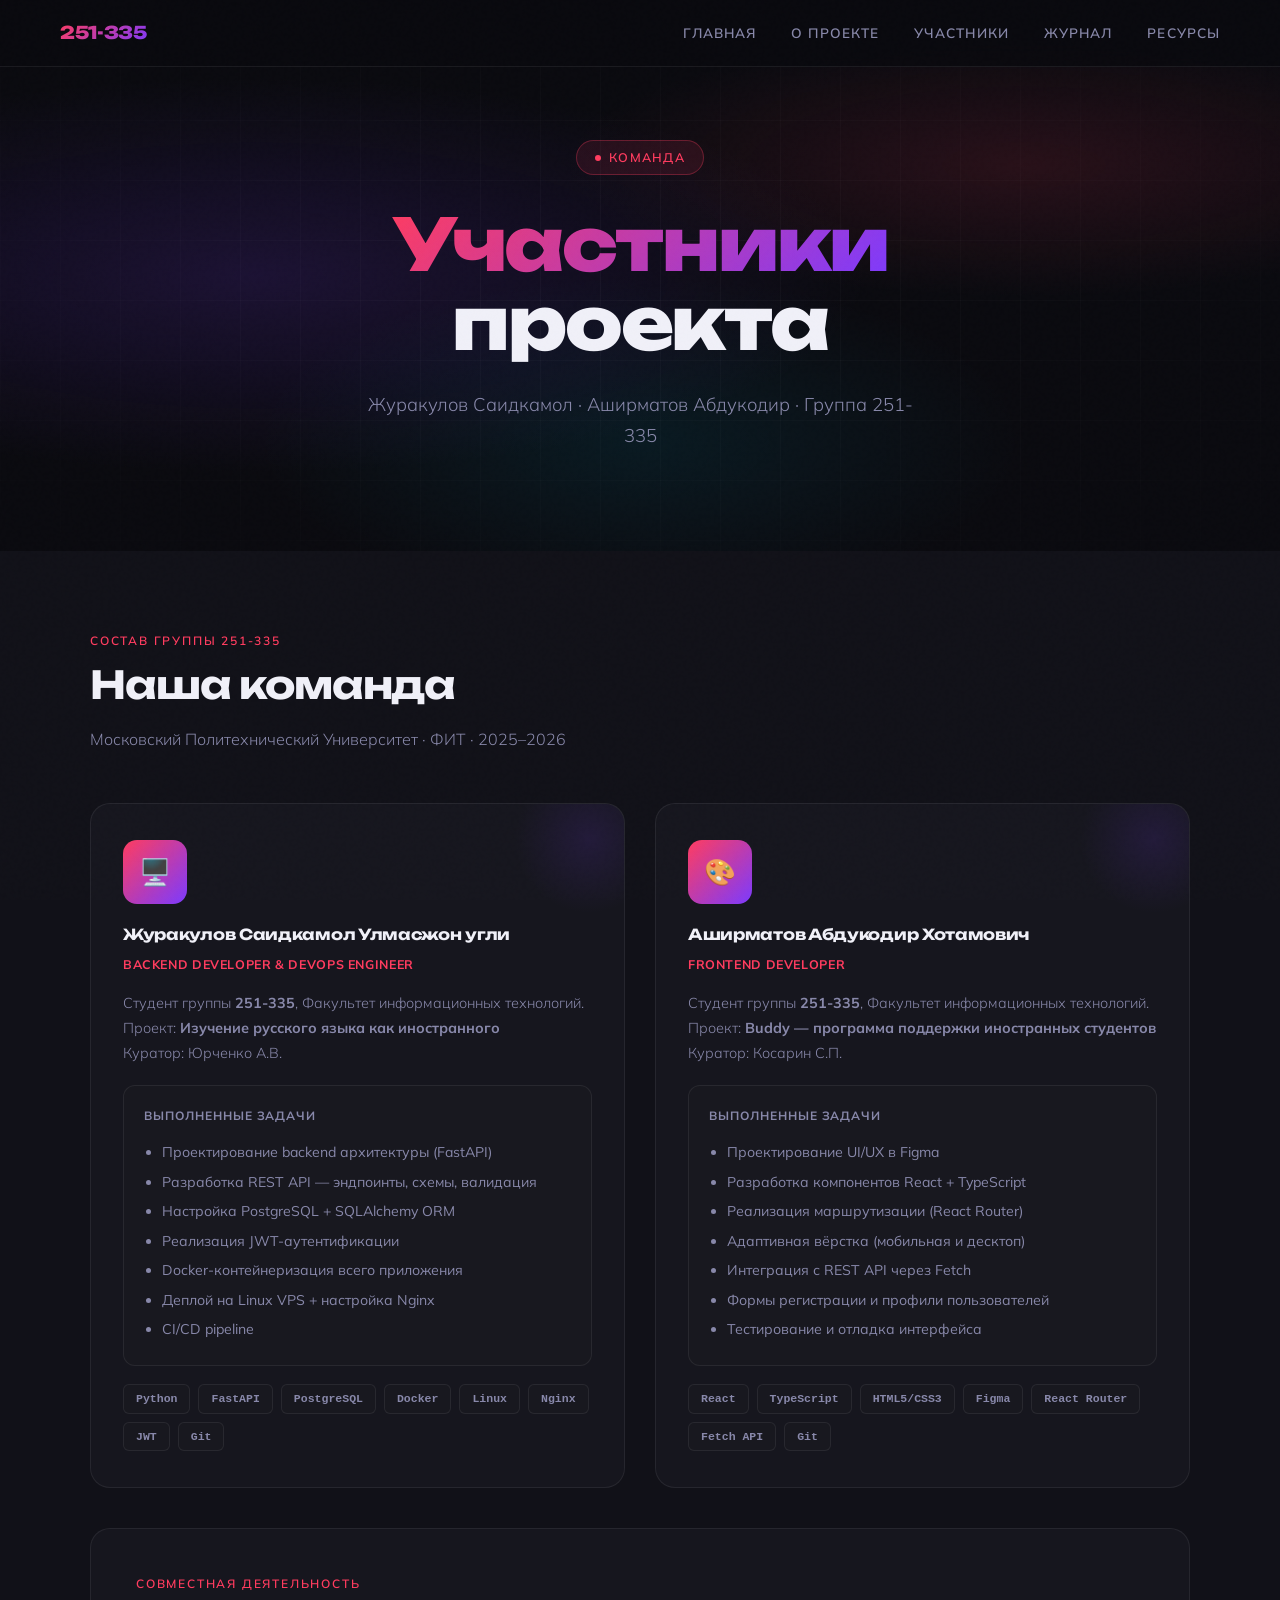
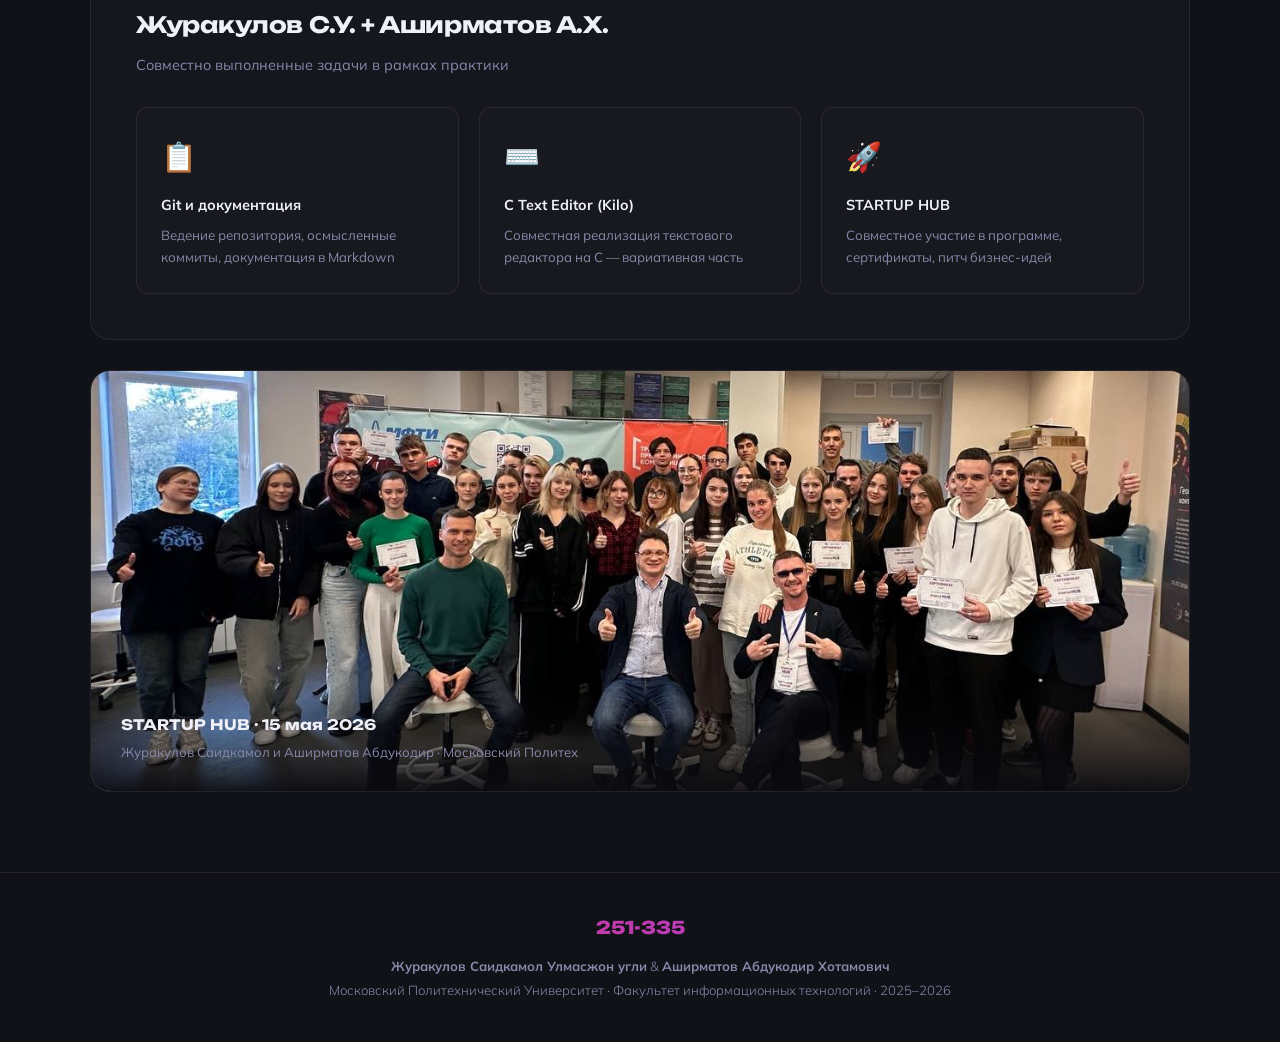
<file: members.html>
<!DOCTYPE html>
<html lang="ru">
<head>
  <meta charset="UTF-8" />
  <meta name="viewport" content="width=device-width, initial-scale=1.0" />
  <title>Участники — Группа 251-335</title>
  <link rel="stylesheet" href="style.css" />
</head>
<body>

<nav>
  <a href="index.html" class="nav-logo">251-335</a>
  <ul class="nav-links">
    <li><a href="index.html">Главная</a></li>
    <li><a href="about.html">О проекте</a></li>
    <li><a href="members.html">Участники</a></li>
    <li><a href="journal.html">Журнал</a></li>
    <li><a href="resources.html">Ресурсы</a></li>
  </ul>
  <button class="hamburger" id="hamburger" aria-label="Меню">
    <span></span><span></span><span></span>
  </button>
</nav>

<div class="mobile-menu" id="mobileMenu">
  <a href="index.html" onclick="closeMenu()">Главная</a>
  <a href="about.html" onclick="closeMenu()">О проекте</a>
  <a href="members.html" onclick="closeMenu()">Участники</a>
  <a href="journal.html" onclick="closeMenu()">Журнал</a>
  <a href="resources.html" onclick="closeMenu()">Ресурсы</a>
</div>

<section class="hero" style="min-height:50vh;padding-top:140px;padding-bottom:60px;">
  <div class="hero-bg"></div>
  <div class="hero-grid"></div>
  <div class="hero-content">
    <div class="hero-tag">Команда</div>
    <h1><span class="grad">Участники</span> проекта</h1>
    <p>Журакулов Саидкамол · Аширматов Абдукодир · Группа 251-335</p>
  </div>
</section>

<section style="background:var(--bg2);">
  <div class="container">
    <div class="section-label">Состав группы 251-335</div>
    <h2 class="section-title">Наша команда</h2>
    <p class="section-desc">Московский Политехнический Университет · ФИТ · 2025–2026</p>

    <div class="members-grid">

      <!-- Member 1 -->
      <div class="member-card">
        <div class="member-avatar">🖥️</div>
        <h3>Журакулов Саидкамол Улмасжон угли</h3>
        <div class="member-role">Backend Developer &amp; DevOps Engineer</div>
        <p>
          Студент группы <strong>251-335</strong>, Факультет информационных технологий.<br/>
          Проект: <strong>Изучение русского языка как иностранного</strong><br/>
          Куратор: Юрченко А.В.
        </p>
        <div style="background:var(--bg3);border:1px solid var(--border);border-radius:12px;padding:20px;margin:18px 0;">
          <div style="font-size:0.75rem;font-weight:700;letter-spacing:0.08em;text-transform:uppercase;color:var(--muted);margin-bottom:12px;">Выполненные задачи</div>
          <ul style="color:var(--muted);font-size:0.88rem;padding-left:18px;line-height:2.1;">
            <li>Проектирование backend архитектуры (FastAPI)</li>
            <li>Разработка REST API — эндпоинты, схемы, валидация</li>
            <li>Настройка PostgreSQL + SQLAlchemy ORM</li>
            <li>Реализация JWT-аутентификации</li>
            <li>Docker-контейнеризация всего приложения</li>
            <li>Деплой на Linux VPS + настройка Nginx</li>
            <li>CI/CD pipeline</li>
          </ul>
        </div>
        <div class="member-skills">
          <span class="skill-tag">Python</span>
          <span class="skill-tag">FastAPI</span>
          <span class="skill-tag">PostgreSQL</span>
          <span class="skill-tag">Docker</span>
          <span class="skill-tag">Linux</span>
          <span class="skill-tag">Nginx</span>
          <span class="skill-tag">JWT</span>
          <span class="skill-tag">Git</span>
        </div>
      </div>

      <!-- Member 2 -->
      <div class="member-card">
        <div class="member-avatar">🎨</div>
        <h3>Аширматов Абдукодир Хотамович</h3>
        <div class="member-role">Frontend Developer</div>
        <p>
          Студент группы <strong>251-335</strong>, Факультет информационных технологий.<br/>
          Проект: <strong>Buddy — программа поддержки иностранных студентов</strong><br/>
          Куратор: Косарин С.П.
        </p>
        <div style="background:var(--bg3);border:1px solid var(--border);border-radius:12px;padding:20px;margin:18px 0;">
          <div style="font-size:0.75rem;font-weight:700;letter-spacing:0.08em;text-transform:uppercase;color:var(--muted);margin-bottom:12px;">Выполненные задачи</div>
          <ul style="color:var(--muted);font-size:0.88rem;padding-left:18px;line-height:2.1;">
            <li>Проектирование UI/UX в Figma</li>
            <li>Разработка компонентов React + TypeScript</li>
            <li>Реализация маршрутизации (React Router)</li>
            <li>Адаптивная вёрстка (мобильная и десктоп)</li>
            <li>Интеграция с REST API через Fetch</li>
            <li>Формы регистрации и профили пользователей</li>
            <li>Тестирование и отладка интерфейса</li>
          </ul>
        </div>
        <div class="member-skills">
          <span class="skill-tag">React</span>
          <span class="skill-tag">TypeScript</span>
          <span class="skill-tag">HTML5/CSS3</span>
          <span class="skill-tag">Figma</span>
          <span class="skill-tag">React Router</span>
          <span class="skill-tag">Fetch API</span>
          <span class="skill-tag">Git</span>
        </div>
      </div>
    </div>

    <!-- Shared work -->
    <div style="margin-top:40px;background:var(--card);border:1px solid var(--border);border-radius:20px;padding: clamp(20px, 4vw, 45px);">
      <div class="section-label">Совместная деятельность</div>
      <h3 style="font-family:'Unbounded',sans-serif;font-size:1.4rem;font-weight:700;margin-bottom:8px;letter-spacing:-0.02em;">
        Журакулов С.У. + Аширматов А.Х.
      </h3>
      <p style="color:var(--muted);font-size:0.9rem;margin-bottom:30px;">Совместно выполненные задачи в рамках практики</p>
      <div style="display:grid; overflow:hidden;grid-template-columns: repeat(auto-fit, minmax(200px, 1fr));gap:20px;">
        <div style="background:var(--bg3);border:1px solid var(--border);border-radius:12px;padding:24px;">
          <div style="font-size:1.8rem;margin-bottom:12px;">📋</div>
          <h4 style="font-size:0.9rem;font-weight:700;margin-bottom:8px;">Git и документация</h4>
          <p style="color:var(--muted);font-size:0.83rem;line-height:1.65;">Ведение репозитория, осмысленные коммиты, документация в Markdown</p>
        </div>
        <div style="background:var(--bg3);border:1px solid var(--border);border-radius:12px;padding:24px;">
          <div style="font-size:1.8rem;margin-bottom:12px;">⌨️</div>
          <h4 style="font-size:0.9rem;font-weight:700;margin-bottom:8px;">C Text Editor (Kilo)</h4>
          <p style="color:var(--muted);font-size:0.83rem;line-height:1.65;">Совместная реализация текстового редактора на C — вариативная часть</p>
        </div>
        <div style="background:var(--bg3);border:1px solid var(--border);border-radius:12px;padding:24px;">
          <div style="font-size:1.8rem;margin-bottom:12px;">🚀</div>
          <h4 style="font-size:0.9rem;font-weight:700;margin-bottom:8px;">STARTUP HUB</h4>
          <p style="color:var(--muted);font-size:0.83rem;line-height:1.65;">Совместное участие в программе, сертификаты, питч бизнес-идей</p>
        </div>
      </div>
    </div>

    <!-- STARTUP HUB photo -->
    <div style="margin-top:30px;border-radius:20px;overflow:hidden;border:1px solid var(--border);position:relative;">
      <img src="img/startup1.png" alt="Журакулов и Аширматов на STARTUP HUB" style="width:100%;display:block;max-height:420px;object-fit:cover;object-position:center top;" />
      <div style="position:absolute;bottom:0;left:0;right:0;background:linear-gradient(transparent,rgba(10,10,15,0.95));padding:28px 30px;">
        <p style="font-family:'Unbounded',sans-serif;font-size:0.9rem;font-weight:700;margin-bottom:4px;">STARTUP HUB · 15 мая 2026</p>
        <p style="color:var(--muted);font-size:0.82rem;">Журакулов Саидкамол и Аширматов Абдукодир · Московский Политех</p>
      </div>
    </div>

  </div>
</section>

<footer>
  <div class="footer-logo">251-335</div>
  <p>
    <strong>Журакулов Саидкамол Улмасжон угли</strong> &amp;
    <strong>Аширматов Абдукодир Хотамович</strong><br/>
    Московский Политехнический Университет · Факультет информационных технологий · 2025–2026
  </p>
</footer>


<script>
const hamburger = document.getElementById("hamburger");
const mobileMenu = document.getElementById("mobileMenu");
hamburger.addEventListener("click", () => {
  hamburger.classList.toggle("open");
  mobileMenu.classList.toggle("open");
  document.body.style.overflow = mobileMenu.classList.contains("open") ? "hidden" : "";
});
function closeMenu() {
  hamburger.classList.remove("open");
  mobileMenu.classList.remove("open");
  document.body.style.overflow = "";
}
</script>
</body>
</html>
</file>
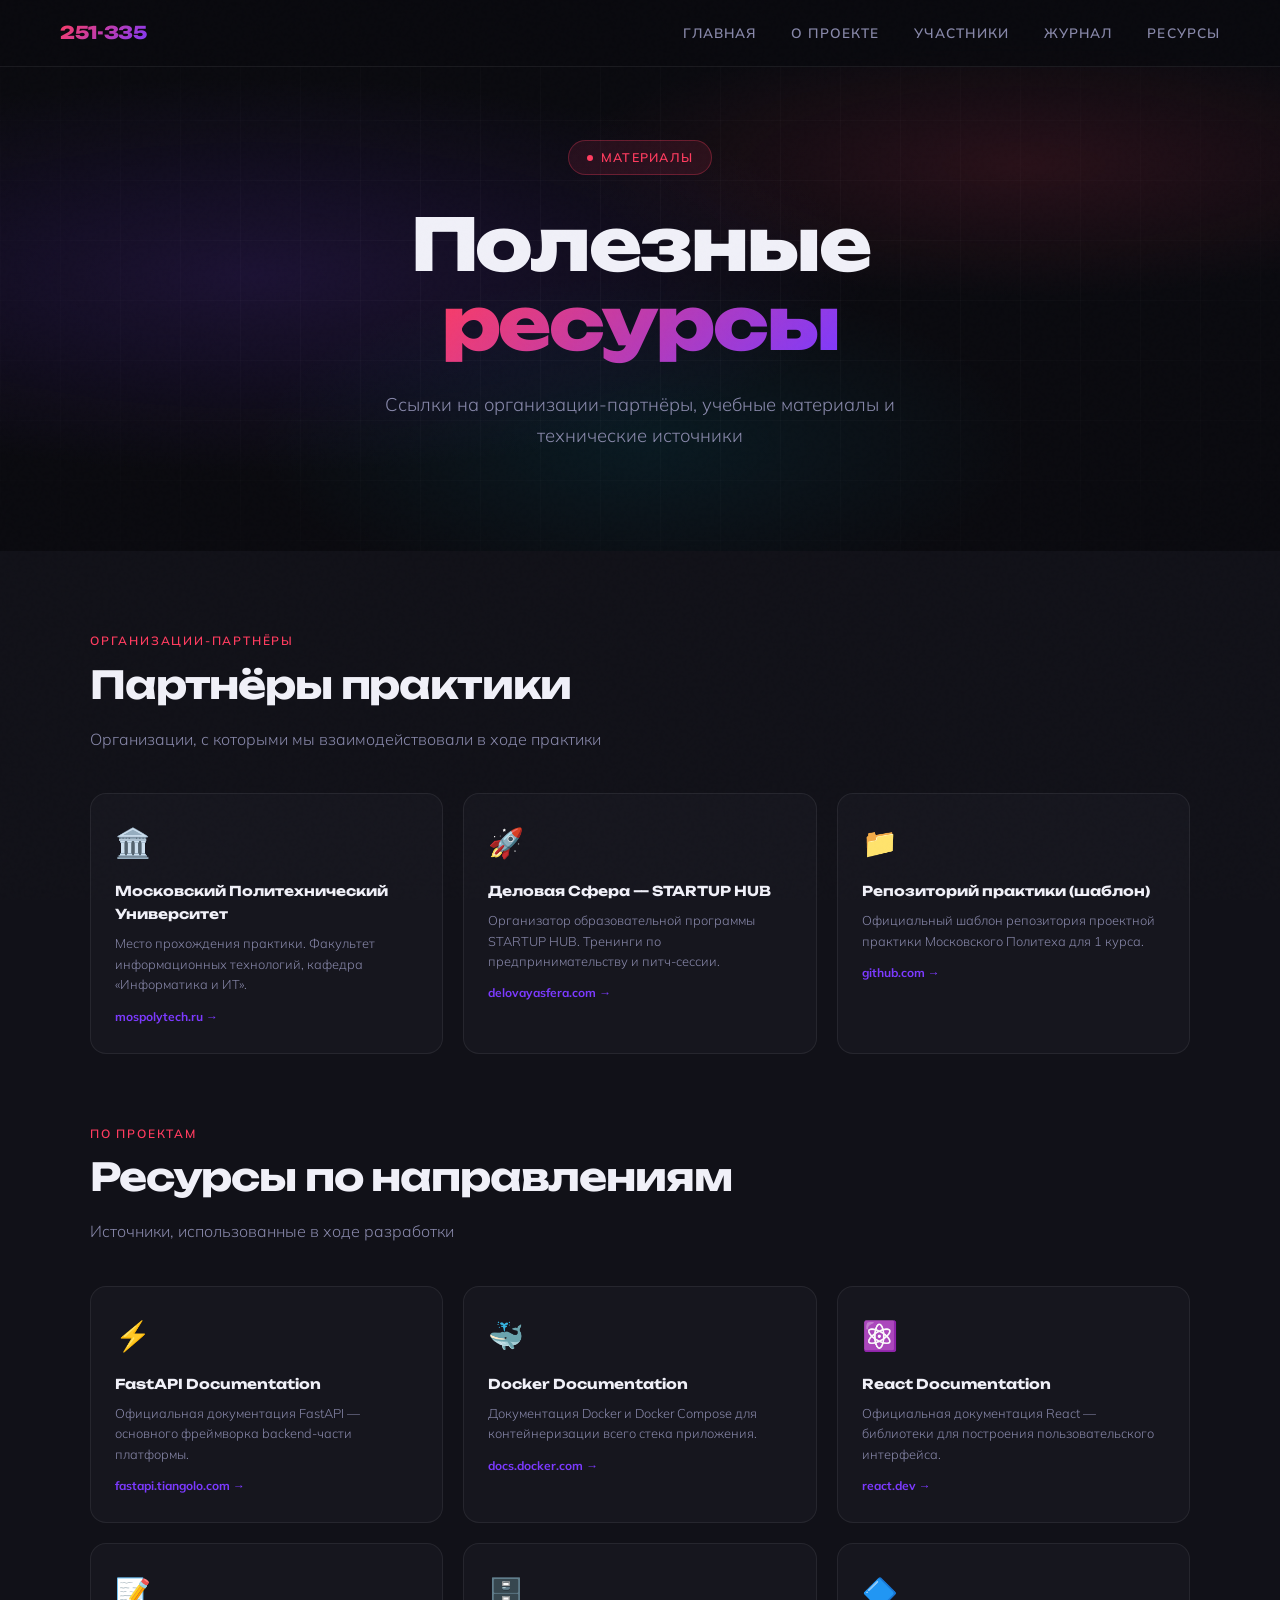
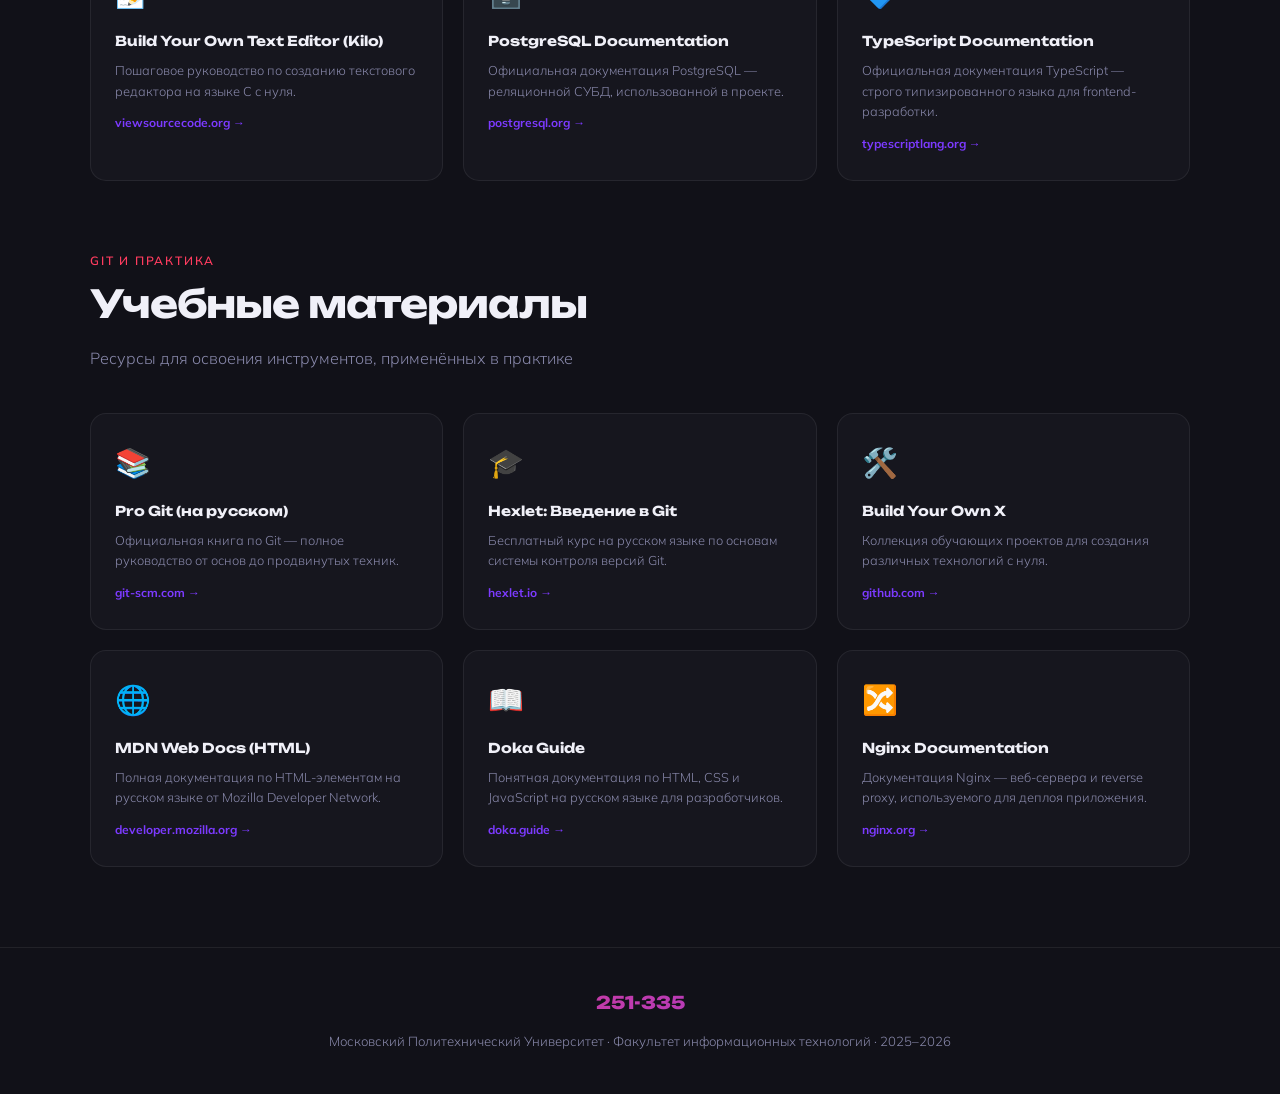
<file: resources.html>
<!DOCTYPE html>
<html lang="ru">
<head>
  <meta charset="UTF-8" />
  <meta name="viewport" content="width=device-width, initial-scale=1.0" />
  <title>Ресурсы — Группа 251-335</title>
  <link rel="stylesheet" href="style.css" />
</head>
<body>

<nav>
  <a href="index.html" class="nav-logo">251-335</a>
  <ul class="nav-links">
    <li><a href="index.html">Главная</a></li>
    <li><a href="about.html">О проекте</a></li>
    <li><a href="members.html">Участники</a></li>
    <li><a href="journal.html">Журнал</a></li>
    <li><a href="resources.html">Ресурсы</a></li>
  </ul>
  <button class="hamburger" id="hamburger" aria-label="Меню">
    <span></span><span></span><span></span>
  </button>
</nav>

<div class="mobile-menu" id="mobileMenu">
  <a href="index.html" onclick="closeMenu()">Главная</a>
  <a href="about.html" onclick="closeMenu()">О проекте</a>
  <a href="members.html" onclick="closeMenu()">Участники</a>
  <a href="journal.html" onclick="closeMenu()">Журнал</a>
  <a href="resources.html" onclick="closeMenu()">Ресурсы</a>
</div>

<section class="hero" style="min-height: 50vh; padding-top: 140px; padding-bottom: 60px;">
  <div class="hero-bg"></div>
  <div class="hero-grid"></div>
  <div class="hero-content">
    <div class="hero-tag">Материалы</div>
    <h1>Полезные <span class="grad">ресурсы</span></h1>
    <p>Ссылки на организации-партнёры, учебные материалы и технические источники</p>
  </div>
</section>

<section style="background: var(--bg2);">
  <div class="container">

    <!-- Partners -->
    <div class="section-label">Организации-партнёры</div>
    <h2 class="section-title">Партнёры практики</h2>
    <p class="section-desc" style="margin-bottom: 40px;">Организации, с которыми мы взаимодействовали в ходе практики</p>
    <div class="resources-grid" style="margin-bottom: 70px;">
      <a href="https://mospolytech.ru/" target="_blank" class="resource-card">
        <div class="r-icon">🏛️</div>
        <h4>Московский Политехнический Университет</h4>
        <p>Место прохождения практики. Факультет информационных технологий, кафедра «Информатика и ИТ».</p>
        <div class="r-link">mospolytech.ru →</div>
      </a>
      <a href="https://delovayasfera.com/" target="_blank" class="resource-card">
        <div class="r-icon">🚀</div>
        <h4>Деловая Сфера — STARTUP HUB</h4>
        <p>Организатор образовательной программы STARTUP HUB. Тренинги по предпринимательству и питч-сессии.</p>
        <div class="r-link">delovayasfera.com →</div>
      </a>
      <a href="https://github.com/mospol/practice-2025-1" target="_blank" class="resource-card">
        <div class="r-icon">📁</div>
        <h4>Репозиторий практики (шаблон)</h4>
        <p>Официальный шаблон репозитория проектной практики Московского Политеха для 1 курса.</p>
        <div class="r-link">github.com →</div>
      </a>
    </div>

    <!-- Project resources -->
    <div class="section-label">По проектам</div>
    <h2 class="section-title">Ресурсы по направлениям</h2>
    <p class="section-desc" style="margin-bottom: 40px;">Источники, использованные в ходе разработки</p>
    <div class="resources-grid" style="margin-bottom: 70px;">
      <a href="https://fastapi.tiangolo.com/" target="_blank" class="resource-card">
        <div class="r-icon">⚡</div>
        <h4>FastAPI Documentation</h4>
        <p>Официальная документация FastAPI — основного фреймворка backend-части платформы.</p>
        <div class="r-link">fastapi.tiangolo.com →</div>
      </a>
      <a href="https://docs.docker.com/" target="_blank" class="resource-card">
        <div class="r-icon">🐳</div>
        <h4>Docker Documentation</h4>
        <p>Документация Docker и Docker Compose для контейнеризации всего стека приложения.</p>
        <div class="r-link">docs.docker.com →</div>
      </a>
      <a href="https://react.dev/" target="_blank" class="resource-card">
        <div class="r-icon">⚛️</div>
        <h4>React Documentation</h4>
        <p>Официальная документация React — библиотеки для построения пользовательского интерфейса.</p>
        <div class="r-link">react.dev →</div>
      </a>
      <a href="https://viewsourcecode.org/snaptoken/kilo/" target="_blank" class="resource-card">
        <div class="r-icon">📝</div>
        <h4>Build Your Own Text Editor (Kilo)</h4>
        <p>Пошаговое руководство по созданию текстового редактора на языке C с нуля.</p>
        <div class="r-link">viewsourcecode.org →</div>
      </a>
      <a href="https://www.postgresql.org/docs/" target="_blank" class="resource-card">
        <div class="r-icon">🗄️</div>
        <h4>PostgreSQL Documentation</h4>
        <p>Официальная документация PostgreSQL — реляционной СУБД, использованной в проекте.</p>
        <div class="r-link">postgresql.org →</div>
      </a>
      <a href="https://www.typescriptlang.org/docs/" target="_blank" class="resource-card">
        <div class="r-icon">🔷</div>
        <h4>TypeScript Documentation</h4>
        <p>Официальная документация TypeScript — строго типизированного языка для frontend-разработки.</p>
        <div class="r-link">typescriptlang.org →</div>
      </a>
    </div>

    <!-- Git & practice resources -->
    <div class="section-label">Git и практика</div>
    <h2 class="section-title">Учебные материалы</h2>
    <p class="section-desc" style="margin-bottom: 40px;">Ресурсы для освоения инструментов, применённых в практике</p>
    <div class="resources-grid">
      <a href="https://git-scm.com/book/ru/v2" target="_blank" class="resource-card">
        <div class="r-icon">📚</div>
        <h4>Pro Git (на русском)</h4>
        <p>Официальная книга по Git — полное руководство от основ до продвинутых техник.</p>
        <div class="r-link">git-scm.com →</div>
      </a>
      <a href="https://ru.hexlet.io/courses/intro_to_git" target="_blank" class="resource-card">
        <div class="r-icon">🎓</div>
        <h4>Hexlet: Введение в Git</h4>
        <p>Бесплатный курс на русском языке по основам системы контроля версий Git.</p>
        <div class="r-link">hexlet.io →</div>
      </a>
      <a href="https://github.com/codecrafters-io/build-your-own-x" target="_blank" class="resource-card">
        <div class="r-icon">🛠️</div>
        <h4>Build Your Own X</h4>
        <p>Коллекция обучающих проектов для создания различных технологий с нуля.</p>
        <div class="r-link">github.com →</div>
      </a>
      <a href="https://developer.mozilla.org/ru/docs/Web/HTML/Element" target="_blank" class="resource-card">
        <div class="r-icon">🌐</div>
        <h4>MDN Web Docs (HTML)</h4>
        <p>Полная документация по HTML-элементам на русском языке от Mozilla Developer Network.</p>
        <div class="r-link">developer.mozilla.org →</div>
      </a>
      <a href="https://doka.guide/" target="_blank" class="resource-card">
        <div class="r-icon">📖</div>
        <h4>Doka Guide</h4>
        <p>Понятная документация по HTML, CSS и JavaScript на русском языке для разработчиков.</p>
        <div class="r-link">doka.guide →</div>
      </a>
      <a href="https://nginx.org/ru/docs/" target="_blank" class="resource-card">
        <div class="r-icon">🔀</div>
        <h4>Nginx Documentation</h4>
        <p>Документация Nginx — веб-сервера и reverse proxy, используемого для деплоя приложения.</p>
        <div class="r-link">nginx.org →</div>
      </a>
    </div>

  </div>
</section>

<footer>
  <div class="footer-logo">251-335</div>
  <p>Московский Политехнический Университет · Факультет информационных технологий · 2025–2026</p>
</footer>


<script>
const hamburger = document.getElementById("hamburger");
const mobileMenu = document.getElementById("mobileMenu");
hamburger.addEventListener("click", () => {
  hamburger.classList.toggle("open");
  mobileMenu.classList.toggle("open");
  document.body.style.overflow = mobileMenu.classList.contains("open") ? "hidden" : "";
});
function closeMenu() {
  hamburger.classList.remove("open");
  mobileMenu.classList.remove("open");
  document.body.style.overflow = "";
}
</script>
</body>
</html>
</file>
<file: style.css>
@import url('https://fonts.googleapis.com/css2?family=Unbounded:wght@300;400;600;800&family=Mulish:ital,wght@0,300;0,400;0,600;1,300&display=swap');

:root {
  --bg: #0a0a0f;
  --bg2: #111118;
  --bg3: #18181f;
  --accent: #ff3c5f;
  --accent2: #7c3aff;
  --accent3: #00d4ff;
  --text: #f0f0f8;
  --muted: #8888aa;
  --card: #16161e;
  --border: rgba(255,255,255,0.07);
  --grad: linear-gradient(135deg, #ff3c5f, #7c3aff);
}

*, *::before, *::after { margin: 0; padding: 0; box-sizing: border-box; }
html { scroll-behavior: smooth; }
body {
  font-family: 'Mulish', sans-serif;
  background: var(--bg);
  color: var(--text);
  line-height: 1.7;
  overflow-x: hidden;
}

body::before {
  content: '';
  position: fixed;
  inset: 0;
  background-image: url("data:image/svg+xml,%3Csvg viewBox='0 0 256 256' xmlns='http://www.w3.org/2000/svg'%3E%3Cfilter id='n'%3E%3CfeTurbulence type='fractalNoise' baseFrequency='0.9' numOctaves='4' stitchTiles='stitch'/%3E%3C/filter%3E%3Crect width='100%25' height='100%25' filter='url(%23n)' opacity='0.035'/%3E%3C/svg%3E");
  pointer-events: none;
  z-index: 9999;
  opacity: 0.4;
}

/* ── NAVBAR ── */
nav {
  position: fixed;
  top: 0; left: 0; right: 0;
  z-index: 1000;
  display: flex;
  justify-content: space-between;
  align-items: center;
  padding: 18px 60px;
  background: rgba(10,10,15,0.92);
  backdrop-filter: blur(20px);
  border-bottom: 1px solid var(--border);
}

.nav-logo {
  font-family: 'Unbounded', sans-serif;
  font-weight: 800;
  font-size: 1.1rem;
  text-decoration: none;
  background: var(--grad);
  -webkit-background-clip: text;
  -webkit-text-fill-color: transparent;
  background-clip: text;
  letter-spacing: -0.02em;
  position: relative;
  z-index: 1001;
}

.nav-links {
  display: flex;
  gap: 35px;
  list-style: none;
}

.nav-links a {
  color: var(--muted);
  text-decoration: none;
  font-size: 0.85rem;
  font-weight: 600;
  letter-spacing: 0.08em;
  text-transform: uppercase;
  transition: color 0.3s;
}
.nav-links a:hover { color: var(--text); }

/* ── HAMBURGER ── */
.hamburger {
  display: none;
  flex-direction: column;
  gap: 5px;
  cursor: pointer;
  padding: 4px;
  z-index: 1001;
  background: none;
  border: none;
}
.hamburger span {
  display: block;
  width: 24px;
  height: 2px;
  background: var(--text);
  border-radius: 2px;
  transition: all 0.3s;
}
.hamburger.open span:nth-child(1) { transform: translateY(7px) rotate(45deg); }
.hamburger.open span:nth-child(2) { opacity: 0; }
.hamburger.open span:nth-child(3) { transform: translateY(-7px) rotate(-45deg); }

/* ── MOBILE MENU ── */
.mobile-menu {
  display: none;
  position: fixed;
  top: 0; left: 0; right: 0; bottom: 0;
  background: rgba(10,10,15,0.98);
  z-index: 999;
  flex-direction: column;
  align-items: center;
  justify-content: center;
  gap: 32px;
}
.mobile-menu.open { display: flex; }
.mobile-menu a {
  color: var(--text);
  text-decoration: none;
  font-family: 'Unbounded', sans-serif;
  font-size: 1.4rem;
  font-weight: 700;
  letter-spacing: -0.02em;
  transition: color 0.3s;
}
.mobile-menu a:hover { color: var(--accent); }

/* ── HERO ── */
.hero {
  min-height: 100vh;
  display: flex;
  align-items: center;
  justify-content: center;
  text-align: center;
  padding: 120px 24px 80px;
  position: relative;
  overflow: hidden;
}
.hero-bg {
  position: absolute; inset: 0;
  background:
    radial-gradient(ellipse 80% 60% at 20% 50%, rgba(124,58,255,0.15) 0%, transparent 60%),
    radial-gradient(ellipse 60% 40% at 80% 30%, rgba(255,60,95,0.12) 0%, transparent 60%),
    radial-gradient(ellipse 50% 50% at 50% 80%, rgba(0,212,255,0.08) 0%, transparent 60%);
}
.hero-grid {
  position: absolute; inset: 0;
  background-image:
    linear-gradient(rgba(255,255,255,0.03) 1px, transparent 1px),
    linear-gradient(90deg, rgba(255,255,255,0.03) 1px, transparent 1px);
  background-size: 60px 60px;
  mask-image: radial-gradient(ellipse 80% 80% at 50% 50%, black, transparent);
}
.hero-content { position: relative; z-index: 1; max-width: 800px; width: 100%; }

.hero-tag {
  display: inline-flex;
  align-items: center;
  gap: 8px;
  background: rgba(255,60,95,0.1);
  border: 1px solid rgba(255,60,95,0.3);
  color: #ff3c5f;
  padding: 6px 18px;
  border-radius: 100px;
  font-size: 0.78rem;
  font-weight: 600;
  letter-spacing: 0.1em;
  text-transform: uppercase;
  margin-bottom: 30px;
  animation: fadeUp 0.8s ease both;
}
.hero-tag::before {
  content: '';
  width: 6px; height: 6px;
  background: #ff3c5f;
  border-radius: 50%;
  animation: pulse 2s infinite;
}
@keyframes pulse {
  0%, 100% { opacity: 1; transform: scale(1); }
  50% { opacity: 0.5; transform: scale(1.3); }
}

.hero h1 {
  font-family: 'Unbounded', sans-serif;
  font-size: clamp(1.8rem, 6vw, 4.5rem);
  font-weight: 800;
  line-height: 1.1;
  letter-spacing: -0.03em;
  margin-bottom: 25px;
  animation: fadeUp 0.8s 0.1s ease both;
}
.hero h1 .grad {
  background: var(--grad);
  -webkit-background-clip: text;
  -webkit-text-fill-color: transparent;
  background-clip: text;
}
.hero p {
  font-size: clamp(0.95rem, 2.5vw, 1.15rem);
  color: var(--muted);
  max-width: 560px;
  margin: 0 auto 40px;
  font-weight: 300;
  animation: fadeUp 0.8s 0.2s ease both;
}
.hero-badges {
  display: flex;
  gap: 10px;
  justify-content: center;
  flex-wrap: wrap;
  animation: fadeUp 0.8s 0.3s ease both;
}
.badge {
  background: var(--card);
  border: 1px solid var(--border);
  color: var(--text);
  padding: 7px 16px;
  border-radius: 8px;
  font-size: 0.8rem;
  font-weight: 600;
}
.badge.accent  { background: rgba(255,60,95,0.12); border-color: rgba(255,60,95,0.3); color: #ff3c5f; }
.badge.accent2 { background: rgba(124,58,255,0.12); border-color: rgba(124,58,255,0.3); color: #a78bff; }
.badge.accent3 { background: rgba(0,212,255,0.1); border-color: rgba(0,212,255,0.25); color: #00d4ff; }

@keyframes fadeUp {
  from { opacity: 0; transform: translateY(24px); }
  to   { opacity: 1; transform: translateY(0); }
}

/* ── SECTIONS ── */
section { padding: 80px 60px; }
.container { max-width: 1100px; margin: 0 auto; }

.section-label {
  font-size: 0.75rem;
  font-weight: 600;
  letter-spacing: 0.15em;
  text-transform: uppercase;
  color: var(--accent);
  margin-bottom: 12px;
}
.section-title {
  font-family: 'Unbounded', sans-serif;
  font-size: clamp(1.5rem, 3vw, 2.8rem);
  font-weight: 700;
  letter-spacing: -0.03em;
  line-height: 1.1;
  margin-bottom: 20px;
}
.section-desc {
  color: var(--muted);
  font-size: 1rem;
  max-width: 560px;
  font-weight: 300;
  margin-bottom: 50px;
}

/* ── ABOUT ── */
.about-grid {
  display: grid;
  grid-template-columns: 1fr 1fr;
  gap: 60px;
  align-items: start;
}
.about-stats {
  display: grid;
  grid-template-columns: 1fr 1fr;
  gap: 16px;
  margin-top: 40px;
}
.stat-box {
  background: var(--card);
  border: 1px solid var(--border);
  border-radius: 16px;
  padding: 24px 20px;
  position: relative;
  overflow: hidden;
}
.stat-box::before {
  content: '';
  position: absolute;
  top: 0; left: 0; right: 0;
  height: 2px;
  background: var(--grad);
}
.stat-box .num {
  font-family: 'Unbounded', sans-serif;
  font-size: 2rem;
  font-weight: 800;
  background: var(--grad);
  -webkit-background-clip: text;
  -webkit-text-fill-color: transparent;
  background-clip: text;
  display: block;
  line-height: 1;
  margin-bottom: 6px;
}
.stat-box .label { color: var(--muted); font-size: 0.78rem; font-weight: 600; }
.about-text p { color: var(--muted); margin-bottom: 18px; font-size: 1rem; font-weight: 300; }
.about-text p strong { color: var(--text); font-weight: 600; }
.tech-list { display: flex; flex-wrap: wrap; gap: 10px; margin-top: 20px; }
.tech-tag {
  background: var(--bg3);
  border: 1px solid var(--border);
  color: var(--muted);
  padding: 5px 14px;
  border-radius: 6px;
  font-size: 0.78rem;
  font-weight: 600;
  font-family: 'Courier New', monospace;
}

/* ── PROJECTS ── */
.projects-grid { display: grid; grid-template-columns: 1fr 1fr; gap: 25px; }
.project-card {
  background: var(--card);
  border: 1px solid var(--border);
  border-radius: 20px;
  padding: 32px;
  position: relative;
  overflow: hidden;
  transition: border-color 0.3s, transform 0.3s;
}
.project-card:hover { border-color: rgba(255,60,95,0.3); transform: translateY(-4px); }
.project-card.featured {
  grid-column: span 2;
  display: grid;
  grid-template-columns: 1fr 1fr;
  gap: 40px;
  align-items: center;
}
.project-card::after {
  content: '';
  position: absolute;
  inset: 0;
  background: radial-gradient(ellipse 60% 60% at 100% 0%, rgba(124,58,255,0.06), transparent);
  pointer-events: none;
}
.project-icon { font-size: 2.5rem; margin-bottom: 18px; }
.project-card h3 {
  font-family: 'Unbounded', sans-serif;
  font-size: 1.1rem;
  font-weight: 700;
  margin-bottom: 12px;
  letter-spacing: -0.02em;
}
.project-card p { color: var(--muted); font-size: 0.93rem; font-weight: 300; line-height: 1.7; margin-bottom: 18px; }
.project-tags { display: flex; flex-wrap: wrap; gap: 8px; }
.ptag {
  background: rgba(124,58,255,0.12);
  border: 1px solid rgba(124,58,255,0.25);
  color: #a78bff;
  padding: 4px 12px;
  border-radius: 6px;
  font-size: 0.75rem;
  font-weight: 600;
}

/* ── MEMBERS ── */
.members-grid { display: grid; grid-template-columns: 1fr 1fr; gap: 30px; }
.member-card {
  background: var(--card);
  border: 1px solid var(--border);
  border-radius: 20px;
  padding: 36px 32px;
  position: relative;
  overflow: hidden;
  transition: border-color 0.3s;
}
.member-card:hover { border-color: rgba(255,60,95,0.25); }
.member-card::before {
  content: '';
  position: absolute;
  top: -40px; right: -40px;
  width: 150px; height: 150px;
  border-radius: 50%;
  background: radial-gradient(circle, rgba(124,58,255,0.12), transparent 70%);
}
.member-avatar {
  width: 64px; height: 64px;
  border-radius: 14px;
  background: var(--grad);
  display: flex;
  align-items: center;
  justify-content: center;
  font-size: 1.6rem;
  margin-bottom: 18px;
  position: relative;
  z-index: 1;
}
.member-card h3 {
  font-family: 'Unbounded', sans-serif;
  font-size: 0.95rem;
  font-weight: 700;
  margin-bottom: 6px;
  letter-spacing: -0.02em;
  position: relative;
  z-index: 1;
}
.member-role {
  color: var(--accent);
  font-size: 0.78rem;
  font-weight: 700;
  letter-spacing: 0.05em;
  text-transform: uppercase;
  margin-bottom: 16px;
  position: relative;
  z-index: 1;
}
.member-card p { color: var(--muted); font-size: 0.9rem; font-weight: 300; line-height: 1.75; margin-bottom: 18px; position: relative; z-index: 1; }
.member-skills { display: flex; flex-wrap: wrap; gap: 8px; position: relative; z-index: 1; }
.skill-tag {
  background: var(--bg3);
  border: 1px solid var(--border);
  color: var(--muted);
  padding: 4px 12px;
  border-radius: 6px;
  font-size: 0.72rem;
  font-weight: 600;
  font-family: 'Courier New', monospace;
}

/* ── JOURNAL ── */
.journal-list { display: flex; flex-direction: column; gap: 20px; }
.journal-card {
  background: var(--card);
  border: 1px solid var(--border);
  border-radius: 16px;
  padding: 28px 32px;
  display: grid;
  grid-template-columns: 90px 1fr;
  gap: 28px;
  align-items: start;
  transition: border-color 0.3s;
}
.journal-card:hover { border-color: rgba(0,212,255,0.2); }
.journal-date {
  text-align: center;
  background: var(--bg3);
  border-radius: 12px;
  padding: 14px 10px;
  border: 1px solid var(--border);
}
.journal-date .month {
  font-size: 0.68rem;
  font-weight: 700;
  letter-spacing: 0.1em;
  text-transform: uppercase;
  color: var(--accent3);
  margin-bottom: 4px;
}
.journal-date .day {
  font-family: 'Unbounded', sans-serif;
  font-size: 1.8rem;
  font-weight: 800;
  line-height: 1;
}
.journal-content h3 {
  font-family: 'Unbounded', sans-serif;
  font-size: 1rem;
  font-weight: 700;
  margin-bottom: 10px;
  letter-spacing: -0.02em;
}
.journal-content p { color: var(--muted); font-size: 0.92rem; font-weight: 300; line-height: 1.75; }
.journal-tag {
  display: inline-block;
  margin-top: 12px;
  background: rgba(0,212,255,0.1);
  border: 1px solid rgba(0,212,255,0.2);
  color: var(--accent3);
  padding: 3px 12px;
  border-radius: 6px;
  font-size: 0.72rem;
  font-weight: 600;
}

/* ── RESOURCES ── */
.resources-grid { display: grid; grid-template-columns: repeat(3,1fr); gap: 20px; }
.resource-card {
  background: var(--card);
  border: 1px solid var(--border);
  border-radius: 16px;
  padding: 24px;
  text-decoration: none;
  color: inherit;
  transition: border-color 0.3s, transform 0.3s;
  display: block;
}
.resource-card:hover { border-color: rgba(124,58,255,0.35); transform: translateY(-3px); }
.resource-card .r-icon { font-size: 1.8rem; margin-bottom: 12px; }
.resource-card h4 { font-family: 'Unbounded', sans-serif; font-size: 0.85rem; font-weight: 700; margin-bottom: 8px; }
.resource-card p { color: var(--muted); font-size: 0.8rem; font-weight: 300; line-height: 1.6; }
.resource-card .r-link { display: inline-block; margin-top: 12px; color: var(--accent2); font-size: 0.75rem; font-weight: 700; }

/* ── EVENT ── */
.event-card {
  background: var(--card);
  border: 1px solid var(--border);
  border-radius: 24px;
  padding: 40px;
  position: relative;
  overflow: hidden;
  display: grid;
  grid-template-columns: 1fr auto;
  gap: 40px;
  align-items: start;
}
.event-card::before {
  content: '';
  position: absolute; inset: 0;
  background: radial-gradient(ellipse 70% 70% at 0% 50%, rgba(255,60,95,0.06), transparent);
}
.event-badge {
  background: var(--grad);
  color: white;
  padding: 7px 18px;
  border-radius: 8px;
  font-size: 0.78rem;
  font-weight: 700;
  display: inline-block;
  margin-bottom: 18px;
}
.event-card h3 {
  font-family: 'Unbounded', sans-serif;
  font-size: clamp(1.1rem, 2.5vw, 1.6rem);
  font-weight: 800;
  letter-spacing: -0.03em;
  margin-bottom: 14px;
  position: relative;
}
.event-card > div:first-child p {
  color: var(--muted); font-size: 0.93rem; font-weight: 300; line-height: 1.75; position: relative;
}
.event-meta { display: flex; flex-direction: column; gap: 12px; min-width: 200px; position: relative; }
.meta-item { background: var(--bg3); border: 1px solid var(--border); border-radius: 12px; padding: 14px 18px; }
.meta-item .mi-label { font-size: 0.68rem; font-weight: 700; letter-spacing: 0.1em; text-transform: uppercase; color: var(--accent); margin-bottom: 4px; }
.meta-item .mi-val { font-size: 0.85rem; font-weight: 600; }
.cert-link {
  display: inline-flex;
  align-items: center;
  gap: 8px;
  margin-top: 20px;
  background: rgba(255,60,95,0.12);
  border: 1px solid rgba(255,60,95,0.3);
  color: var(--accent);
  padding: 10px 20px;
  border-radius: 10px;
  text-decoration: none;
  font-size: 0.82rem;
  font-weight: 700;
  transition: background 0.3s;
  position: relative;
}
.cert-link:hover { background: rgba(255,60,95,0.2); }

/* ── FOOTER ── */
footer {
  background: var(--bg2);
  border-top: 1px solid var(--border);
  padding: 40px 24px;
  text-align: center;
}
footer .footer-logo {
  font-family: 'Unbounded', sans-serif;
  font-weight: 800;
  font-size: 1.1rem;
  background: var(--grad);
  -webkit-background-clip: text;
  -webkit-text-fill-color: transparent;
  background-clip: text;
  margin-bottom: 12px;
}
footer p { color: var(--muted); font-size: 0.82rem; font-weight: 300; line-height: 1.8; }

/* ════════════════════════════════════════
   RESPONSIVE — TABLET (max 900px)
════════════════════════════════════════ */
@media (max-width: 900px) {
  nav { padding: 16px 24px; }
  .nav-links { display: none; }
  .hamburger { display: flex; }

  section { padding: 60px 24px; }

  .about-grid { grid-template-columns: 1fr; gap: 40px; }
  .about-stats { grid-template-columns: 1fr 1fr; }

  .projects-grid { grid-template-columns: 1fr; }
  .project-card.featured { grid-column: 1; grid-template-columns: 1fr; gap: 24px; }

  .members-grid { grid-template-columns: 1fr; }

  .resources-grid { grid-template-columns: 1fr 1fr; }

  .event-card { grid-template-columns: 1fr; gap: 24px; }
  .event-meta { min-width: unset; flex-direction: row; flex-wrap: wrap; }
  .meta-item { flex: 1 1 140px; }

  .journal-card { padding: 22px 20px; gap: 20px; }
}

/* ════════════════════════════════════════
   RESPONSIVE — MOBILE (max 560px)
════════════════════════════════════════ */
@media (max-width: 560px) {
  nav { padding: 14px 20px; }

  .hero { padding: 100px 20px 60px; }
  .hero h1 { font-size: clamp(1.6rem, 8vw, 2.4rem); }
  .hero p { font-size: 0.9rem; }
  .hero-tag { font-size: 0.7rem; padding: 5px 14px; }
  .hero-badges { gap: 8px; }
  .badge { font-size: 0.75rem; padding: 6px 12px; }

  section { padding: 50px 16px; }
  .section-title { font-size: clamp(1.3rem, 6vw, 1.8rem); }
  .section-desc { font-size: 0.9rem; margin-bottom: 32px; }

  .about-stats { grid-template-columns: 1fr 1fr; gap: 12px; }
  .stat-box { padding: 18px 14px; }
  .stat-box .num { font-size: 1.6rem; }

  .project-card { padding: 24px 20px; }
  .project-card h3 { font-size: 1rem; }
  .project-icon { font-size: 2rem; margin-bottom: 14px; }

  .member-card { padding: 28px 20px; }
  .member-card h3 { font-size: 0.88rem; }

  .journal-card { grid-template-columns: 1fr; gap: 16px; padding: 20px 18px; }
  .journal-date {
    display: flex;
    align-items: center;
    gap: 12px;
    padding: 10px 14px;
    text-align: left;
  }
  .journal-date .month { margin-bottom: 0; }
  .journal-date .day { font-size: 1.4rem; }
  .journal-content h3 { font-size: 0.92rem; }

  .resources-grid { grid-template-columns: 1fr; }
  .resource-card { padding: 20px; }

  .event-card { padding: 24px 20px; }
  .event-card h3 { font-size: 1.1rem; }
  .event-meta { flex-direction: column; }
  .meta-item { flex: unset; }
  .cert-link { font-size: 0.78rem; padding: 8px 16px; margin-right: 0; width: 100%; justify-content: center; }

  footer { padding: 32px 20px; }
  footer p { font-size: 0.78rem; }
}

/* ════════════════════════════════════════
   BUG FIXES — MOBILE OVERFLOW
════════════════════════════════════════ */

/* Global overflow fix */
* { max-width: 100%; }
img { max-width: 100%; height: auto; display: block; }

/* Members — 3 ustunli grid mobilida buziladi */
@media (max-width: 560px) {
  /* Shared work ichidagi 3 ustun */
  div[style*="grid-template-columns: 1fr 1fr 1fr"],
  div[style*="grid-template-columns:1fr 1fr 1fr"] {
    display: flex !important;
    flex-direction: column !important;
    gap: 14px !important;
  }

  /* Foto grid (3 rasm) */
  div[style*="grid-template-columns:1fr 1fr 1fr"],
  div[style*="grid-template-columns: 1fr 1fr 1fr"] {
    display: flex !important;
    flex-direction: column !important;
    gap: 12px !important;
  }

  /* Journal STARTUP HUB card ichidagi sertifikat tugmalari */
  .cert-link {
    display: block !important;
    width: 100% !important;
    margin-right: 0 !important;
    text-align: center !important;
    box-sizing: border-box !important;
    word-break: break-word !important;
  }

  /* Journal matn overflow */
  .journal-content p,
  .journal-content h3 {
    word-break: break-word !important;
    overflow-wrap: break-word !important;
    max-width: 100% !important;
  }

  /* Event card matn */
  .event-card h3,
  .event-card p {
    word-break: break-word !important;
    overflow-wrap: break-word !important;
  }

  /* Inline style grid fixes */
  section .container > div[style*="grid"] {
    overflow: hidden !important;
  }

  /* Members shared work box */
  div[style*="padding: 45px"],
  div[style*="padding:45px"] {
    padding: 24px 18px !important;
  }

  /* Rasm grid 3 ustun → 1 ustun */
  div[style*="grid-template-columns:1fr 1fr 1fr"],
  div[style*="grid-template-columns: 1fr 1fr 1fr"] {
    grid-template-columns: 1fr !important;
  }

  /* About stats 2 ustun saqlash */
  .about-stats {
    grid-template-columns: 1fr 1fr !important;
  }
}

/* Tablet uchun ham 3 ustun fix */
@media (max-width: 768px) {
  div[style*="grid-template-columns: 1fr 1fr 1fr"],
  div[style*="grid-template-columns:1fr 1fr 1fr"] {
    grid-template-columns: 1fr !important;
  }

  div[style*="grid-template-columns: 1fr 1fr"],
  div[style*="grid-template-columns:1fr 1fr"] {
    grid-template-columns: 1fr !important;
  }

  /* Event meta horizontal */
  .event-meta {
    flex-direction: column !important;
    min-width: unset !important;
  }

  .cert-link {
    margin-right: 0 !important;
    margin-bottom: 10px !important;
    display: block !important;
    text-align: center !important;
  }
}
</file>
